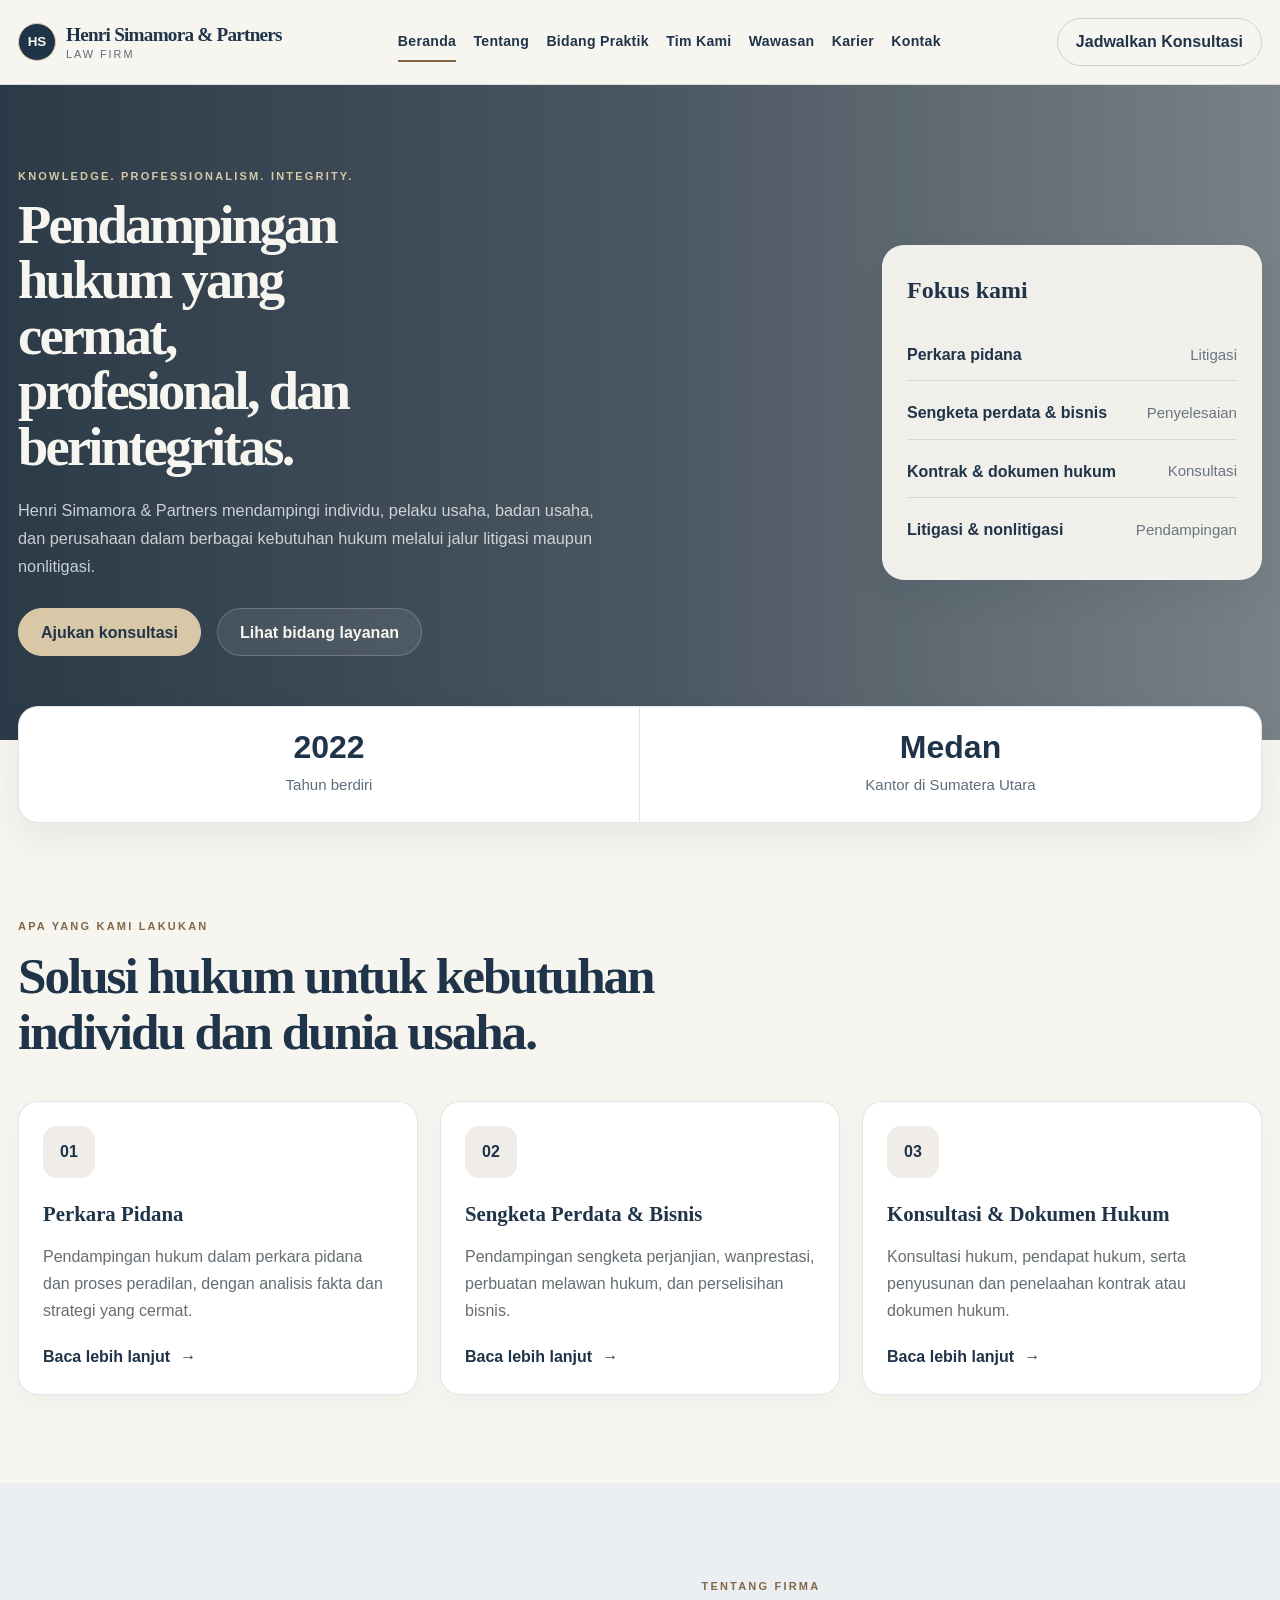
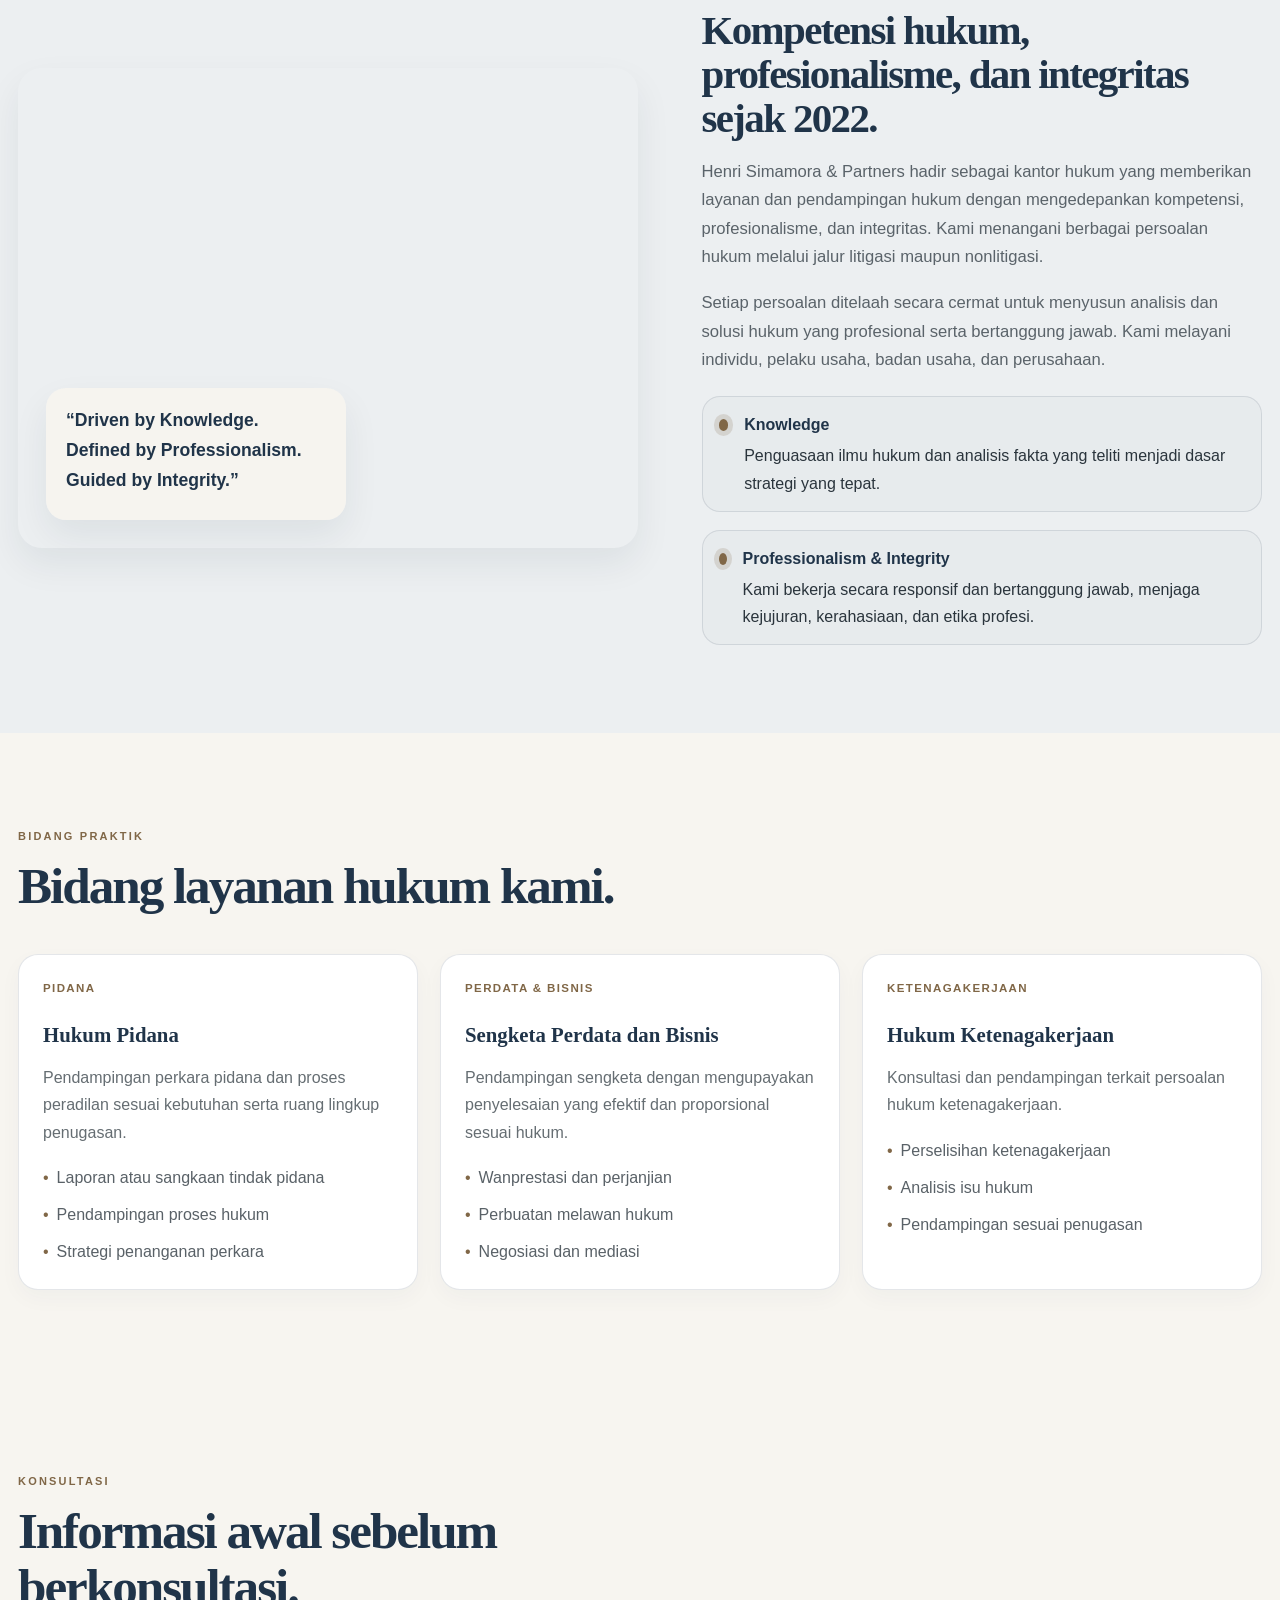
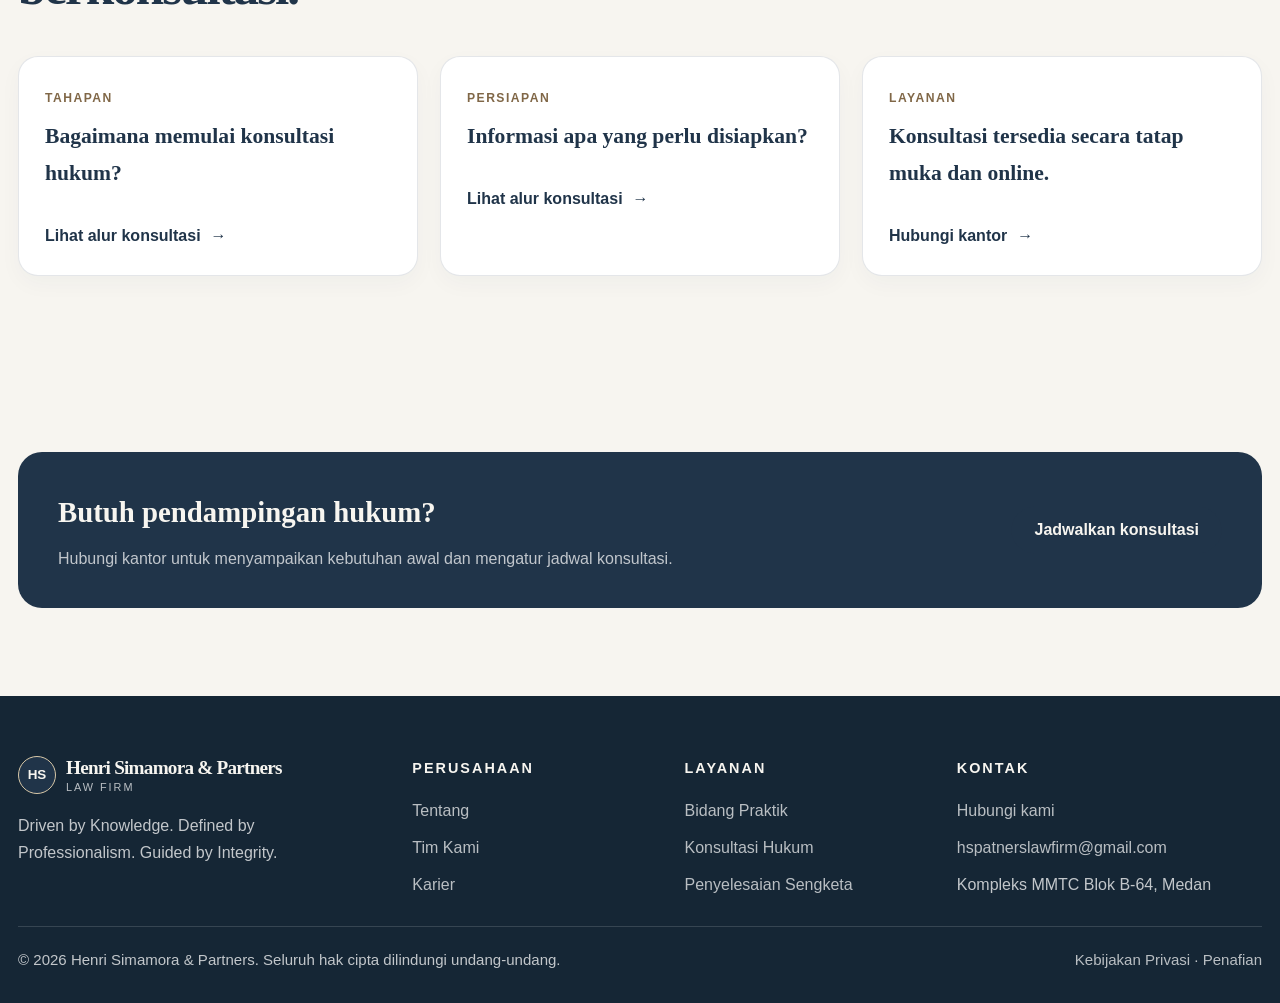
<file: index.html>
<!DOCTYPE html>
<html lang="id">
<head>
  <meta charset="UTF-8">
  <meta name="viewport" content="width=device-width, initial-scale=1.0">
  <title>Henri Simamora &amp; Partners | Law Firm Medan</title>
  <meta name="description" content="Henri Simamora &amp; Partners adalah kantor hukum di Medan yang memberikan pendampingan litigasi dan nonlitigasi dengan pengetahuan, profesionalisme, dan integritas.">
  <link rel="stylesheet" href="assets/css/style.css">
  <link rel="stylesheet" href="assets/css/components.css">
  <link rel="stylesheet" href="assets/css/responsive.css">
</head>
<body>
  <header class="site-header">
    <div class="container header-inner">
      <a href="index.html" class="brand" aria-label="Henri Simamora &amp; Partners home">
        <span class="brand-mark">HS</span>
        <span class="brand-text">
          <span class="brand-name">Henri Simamora &amp; Partners</span>
          <span class="brand-tag">Law Firm</span>
        </span>
      </a>

      <nav class="main-nav" aria-label="Navigasi utama">
        <a href="index.html">Beranda</a>
        <a href="pages/about.html">Tentang</a>
        <a href="pages/practice-areas.html">Bidang Praktik</a>
        <a href="pages/our-people.html">Tim Kami</a>
        <a href="pages/insights.html">Wawasan</a>
        <a href="pages/careers.html">Karier</a>
        <a href="pages/contact.html">Kontak</a>
      </nav>

      <div class="header-actions">
        <a class="btn btn-secondary" href="pages/contact.html">Jadwalkan Konsultasi</a>
        <button class="menu-toggle" type="button" aria-label="Buka navigasi" aria-expanded="false">☰</button>
      </div>
    </div>
  </header>

  <main>
    <section class="hero">
      <div class="container">
        <div class="hero-copy scroll-reveal">
          <span class="eyebrow">Knowledge. Professionalism. Integrity.</span>
          <h1>Pendampingan hukum yang cermat, profesional, dan berintegritas.</h1>
          <p>Henri Simamora &amp; Partners mendampingi individu, pelaku usaha, badan usaha, dan perusahaan dalam berbagai kebutuhan hukum melalui jalur litigasi maupun nonlitigasi.</p>
          <div class="hero-actions">
            <a class="btn btn-primary" href="pages/contact.html">Ajukan konsultasi</a>
            <a class="btn btn-secondary" href="pages/practice-areas.html">Lihat bidang layanan</a>
          </div>
        </div>

        <aside class="hero-panel scroll-reveal">
          <h3>Fokus kami</h3>
          <ul class="panel-list">
            <li><strong>Perkara pidana</strong><span>Litigasi</span></li>
            <li><strong>Sengketa perdata &amp; bisnis</strong><span>Penyelesaian</span></li>
            <li><strong>Kontrak &amp; dokumen hukum</strong><span>Konsultasi</span></li>
            <li><strong>Litigasi &amp; nonlitigasi</strong><span>Pendampingan</span></li>
          </ul>
        </aside>
      </div>
    </section>

    <section class="stats scroll-reveal">
      <div class="container">
        <div class="stats-grid">
          <div class="stat-item">
            <span class="stat-number">2022</span>
            <span class="stat-label">Tahun berdiri</span>
          </div>
          <div class="stat-item">
            <span class="stat-number">Medan</span>
            <span class="stat-label">Kantor di Sumatera Utara</span>
          </div>
        </div>
      </div>
    </section>

    <section class="section">
      <div class="container">
        <div class="section-header scroll-reveal">
          <span class="eyebrow">Apa yang kami lakukan</span>
          <h2>Solusi hukum untuk kebutuhan individu dan dunia usaha.</h2>
        </div>

        <div class="grid-3">
          <article class="card feature-card scroll-reveal">
            <div class="card-icon">01</div>
            <h3>Perkara Pidana</h3>
            <p>Pendampingan hukum dalam perkara pidana dan proses peradilan, dengan analisis fakta dan strategi yang cermat.</p>
            <a class="link-arrow" href="pages/practice-detail.html">Baca lebih lanjut</a>
          </article>

          <article class="card feature-card scroll-reveal">
            <div class="card-icon">02</div>
            <h3>Sengketa Perdata &amp; Bisnis</h3>
            <p>Pendampingan sengketa perjanjian, wanprestasi, perbuatan melawan hukum, dan perselisihan bisnis.</p>
            <a class="link-arrow" href="pages/practice-detail.html">Baca lebih lanjut</a>
          </article>

          <article class="card feature-card scroll-reveal">
            <div class="card-icon">03</div>
            <h3>Konsultasi &amp; Dokumen Hukum</h3>
            <p>Konsultasi hukum, pendapat hukum, serta penyusunan dan penelaahan kontrak atau dokumen hukum.</p>
            <a class="link-arrow" href="pages/practice-detail.html">Baca lebih lanjut</a>
          </article>
        </div>
      </div>
    </section>

    <section class="section" style="background: var(--mist);">
      <div class="container about-layout">
        <div class="about-image scroll-reveal">
          <div class="quote">
            <strong>“Driven by Knowledge. Defined by Professionalism. Guided by Integrity.”</strong>
          </div>
        </div>

        <div class="about-copy scroll-reveal">
          <span class="eyebrow">Tentang firma</span>
          <h2>Kompetensi hukum, profesionalisme, dan integritas sejak 2022.</h2>
          <p>Henri Simamora &amp; Partners hadir sebagai kantor hukum yang memberikan layanan dan pendampingan hukum dengan mengedepankan kompetensi, profesionalisme, dan integritas. Kami menangani berbagai persoalan hukum melalui jalur litigasi maupun nonlitigasi.</p>
          <p>Setiap persoalan ditelaah secara cermat untuk menyusun analisis dan solusi hukum yang profesional serta bertanggung jawab. Kami melayani individu, pelaku usaha, badan usaha, dan perusahaan.</p>

          <div class="impact-list">
            <div class="impact-item">
              <span class="bullet"></span>
              <div>
                <strong style="display:block; color: var(--navy); margin-bottom: 4px;">Knowledge</strong>
                <span>Penguasaan ilmu hukum dan analisis fakta yang teliti menjadi dasar strategi yang tepat.</span>
              </div>
            </div>
            <div class="impact-item">
              <span class="bullet"></span>
              <div>
                <strong style="display:block; color: var(--navy); margin-bottom: 4px;">Professionalism &amp; Integrity</strong>
                <span>Kami bekerja secara responsif dan bertanggung jawab, menjaga kejujuran, kerahasiaan, dan etika profesi.</span>
              </div>
            </div>
          </div>
        </div>
      </div>
    </section>

    <section class="section">
      <div class="container">
        <div class="section-header scroll-reveal">
          <span class="eyebrow">Bidang praktik</span>
          <h2>Bidang layanan hukum kami.</h2>
        </div>

        <div class="practice-grid">
          <article class="card practice-card scroll-reveal">
            <span class="category-tag">Pidana</span>
            <h3>Hukum Pidana</h3>
            <p>Pendampingan perkara pidana dan proses peradilan sesuai kebutuhan serta ruang lingkup penugasan.</p>
            <ul>
              <li>Laporan atau sangkaan tindak pidana</li>
              <li>Pendampingan proses hukum</li>
              <li>Strategi penanganan perkara</li>
            </ul>
          </article>

          <article class="card practice-card scroll-reveal">
            <span class="category-tag">Perdata &amp; Bisnis</span>
            <h3>Sengketa Perdata dan Bisnis</h3>
            <p>Pendampingan sengketa dengan mengupayakan penyelesaian yang efektif dan proporsional sesuai hukum.</p>
            <ul>
              <li>Wanprestasi dan perjanjian</li>
              <li>Perbuatan melawan hukum</li>
              <li>Negosiasi dan mediasi</li>
            </ul>
          </article>

          <article class="card practice-card scroll-reveal">
            <span class="category-tag">Ketenagakerjaan</span>
            <h3>Hukum Ketenagakerjaan</h3>
            <p>Konsultasi dan pendampingan terkait persoalan hukum ketenagakerjaan.</p>
            <ul>
              <li>Perselisihan ketenagakerjaan</li>
              <li>Analisis isu hukum</li>
              <li>Pendampingan sesuai penugasan</li>
            </ul>
          </article>
        </div>
      </div>
    </section>

    <section class="section">
      <div class="container">
        <div class="section-header scroll-reveal">
          <span class="eyebrow">Konsultasi</span>
          <h2>Informasi awal sebelum berkonsultasi.</h2>
        </div>

        <div class="insight-grid">
          <article class="card insight-card scroll-reveal">
            <div class="insight-content">
              <span class="insight-meta">Tahapan</span>
              <h3>Bagaimana memulai konsultasi hukum?</h3>
              <a class="link-arrow" href="pages/article-detail.html">Lihat alur konsultasi</a>
            </div>
          </article>

          <article class="card insight-card scroll-reveal">
            <div class="insight-content">
              <span class="insight-meta">Persiapan</span>
              <h3>Informasi apa yang perlu disiapkan?</h3>
              <a class="link-arrow" href="pages/article-detail.html">Lihat alur konsultasi</a>
            </div>
          </article>

          <article class="card insight-card scroll-reveal">
            <div class="insight-content">
              <span class="insight-meta">Layanan</span>
              <h3>Konsultasi tersedia secara tatap muka dan online.</h3>
              <a class="link-arrow" href="pages/contact.html">Hubungi kantor</a>
            </div>
          </article>
        </div>
      </div>
    </section>

    <section class="section">
      <div class="container">
        <div class="cta-band scroll-reveal">
          <div>
            <h3>Butuh pendampingan hukum?</h3>
            <p>Hubungi kantor untuk menyampaikan kebutuhan awal dan mengatur jadwal konsultasi.</p>
          </div>
          <a class="btn btn-primary" href="pages/contact.html">Jadwalkan konsultasi</a>
        </div>
      </div>
    </section>
  </main>

  <footer class="footer">
    <div class="container">
      <div class="footer-grid">
        <div class="footer-brand">
          <a href="index.html" class="brand" aria-label="Henri Simamora &amp; Partners home">
            <span class="brand-mark">HS</span>
            <span class="brand-text">
              <span class="brand-name" style="color: var(--white);">Henri Simamora &amp; Partners</span>
              <span class="brand-tag" style="color: rgba(255,255,255,0.7);">Law Firm</span>
            </span>
          </a>
          <p style="margin: 18px 0 0; max-width: 260px; color: rgba(255,255,255,0.74);">Driven by Knowledge. Defined by Professionalism. Guided by Integrity.</p>
        </div>

        <div>
          <h4>Perusahaan</h4>
          <ul>
            <li><a href="pages/about.html">Tentang</a></li>
            <li><a href="pages/our-people.html">Tim Kami</a></li>
            <li><a href="pages/careers.html">Karier</a></li>
          </ul>
        </div>

        <div>
          <h4>Layanan</h4>
          <ul>
            <li><a href="pages/practice-areas.html">Bidang Praktik</a></li>
            <li><a href="pages/practice-detail.html">Konsultasi Hukum</a></li>
            <li><a href="pages/practice-detail.html">Penyelesaian Sengketa</a></li>
          </ul>
        </div>

        <div>
          <h4>Kontak</h4>
          <ul>
            <li><a href="pages/contact.html">Hubungi kami</a></li>
            <li><a href="mailto:hspatnerslawfirm@gmail.com">hspatnerslawfirm@gmail.com</a></li>
            <li><span>Kompleks MMTC Blok B-64, Medan</span></li>
          </ul>
        </div>
      </div>

      <div class="footer-bottom">
        <span>© <span data-current-year></span> Henri Simamora &amp; Partners. Seluruh hak cipta dilindungi undang-undang.</span>
        <div>
          <a href="pages/privacy-policy.html">Kebijakan Privasi</a>
          <span> · </span>
          <a href="pages/disclaimer.html">Penafian</a>
        </div>
      </div>
    </div>
  </footer>

  <script src="assets/js/main.js"></script>
  <script src="assets/js/navigation.js"></script>
  <script src="assets/js/interactions.js"></script>
  <script src="assets/js/forms.js"></script>
</body>
</html>
</file>
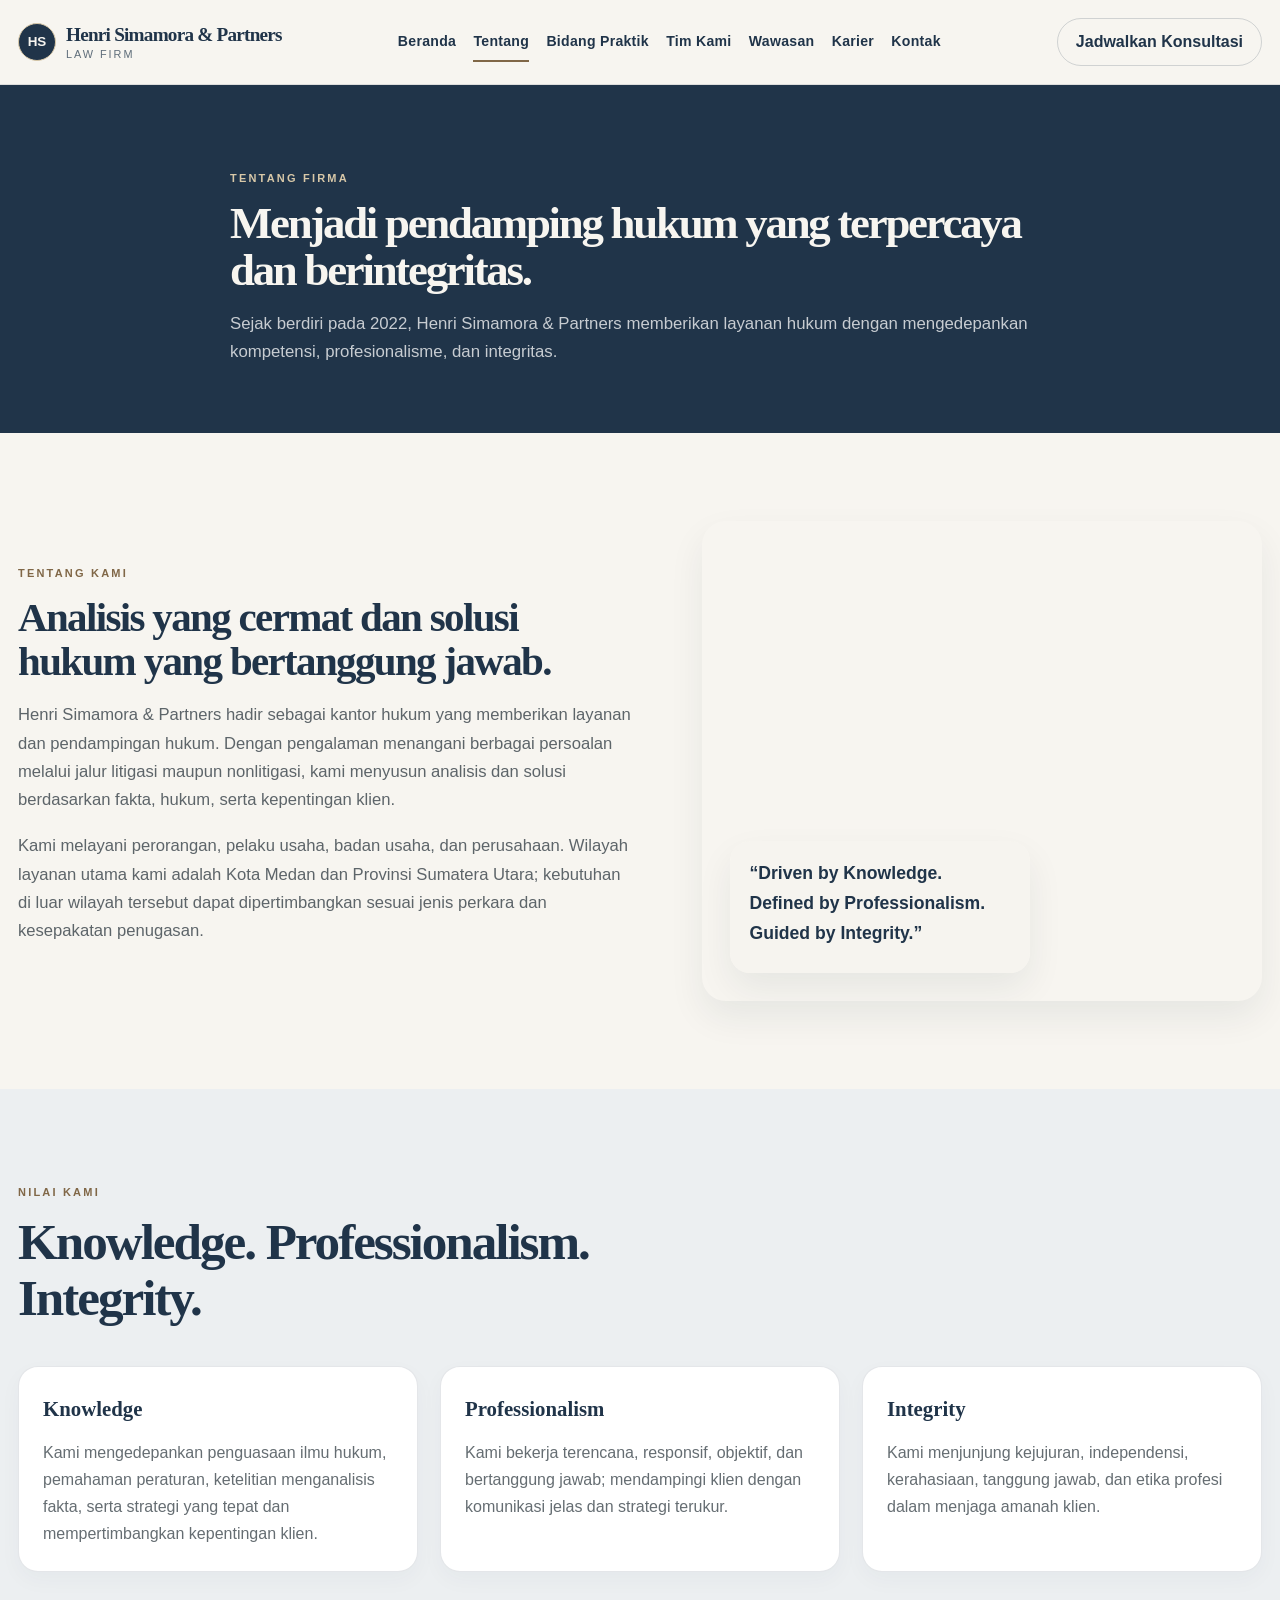
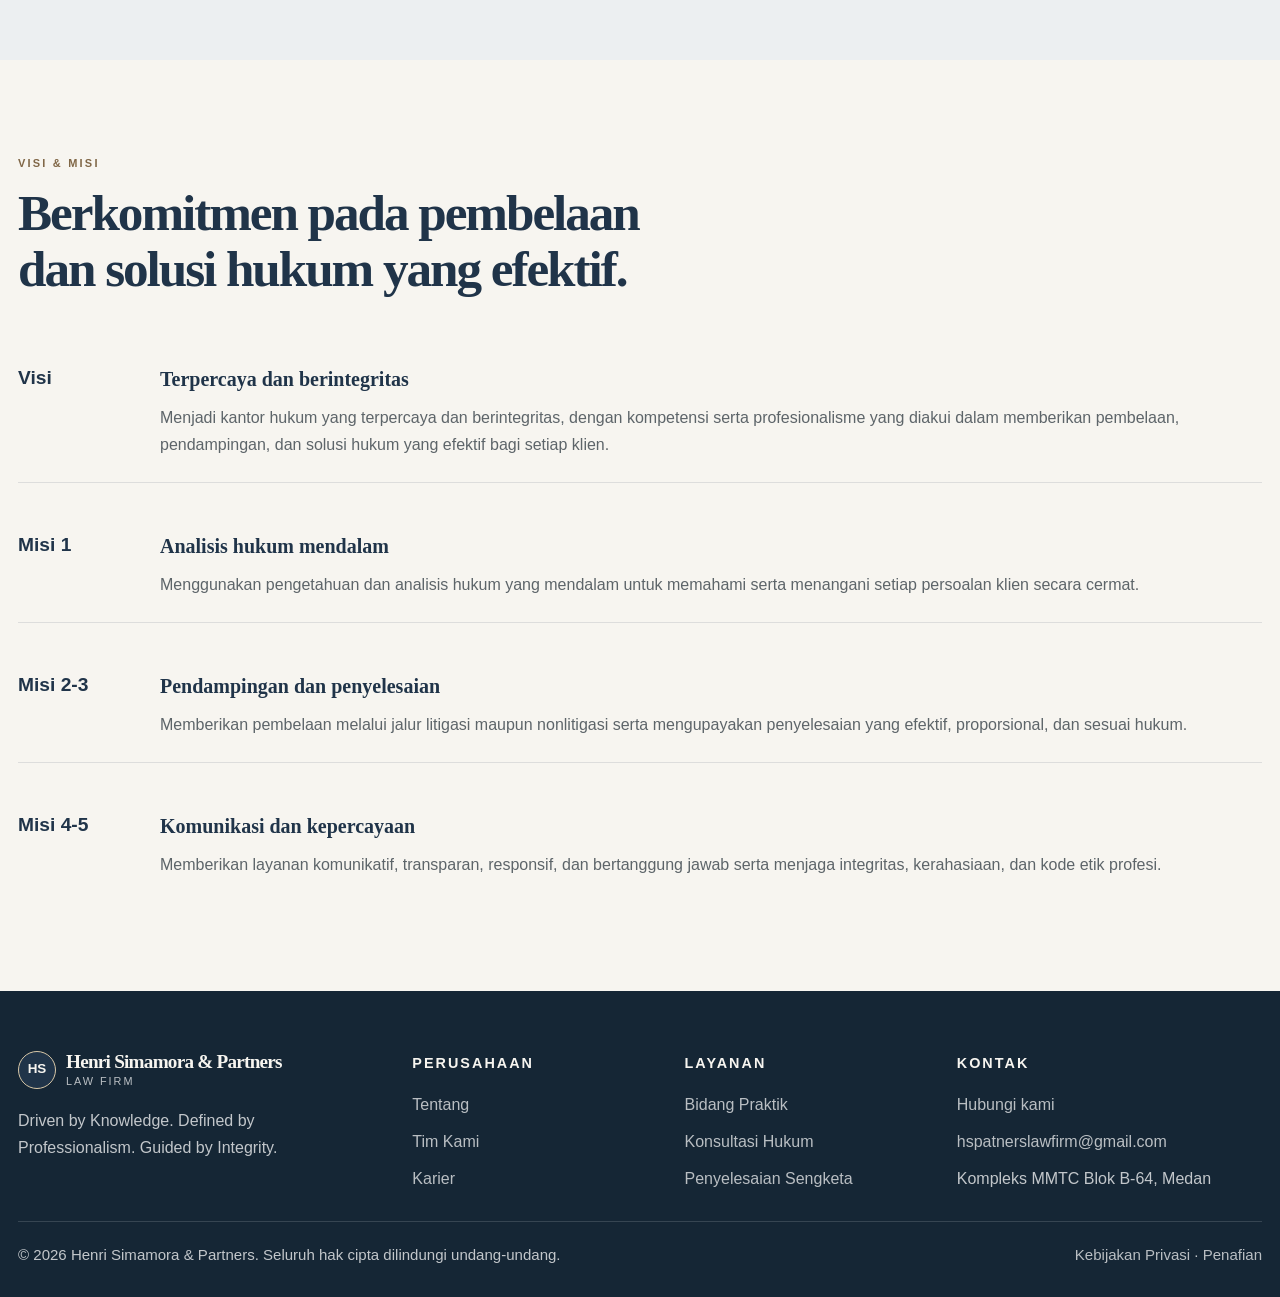
<file: pages/about.html>
<!DOCTYPE html>
<html lang="id">
<head>
  <meta charset="UTF-8">
  <meta name="viewport" content="width=device-width, initial-scale=1.0">
  <title>Tentang | Henri Simamora &amp; Partners</title>
  <link rel="stylesheet" href="../assets/css/style.css">
  <link rel="stylesheet" href="../assets/css/components.css">
  <link rel="stylesheet" href="../assets/css/responsive.css">
</head>
<body>
  <header class="site-header">
    <div class="container header-inner">
      <a href="../index.html" class="brand" aria-label="Henri Simamora &amp; Partners home">
        <span class="brand-mark">HS</span>
        <span class="brand-text">
          <span class="brand-name">Henri Simamora &amp; Partners</span>
          <span class="brand-tag">Law Firm</span>
        </span>
      </a>

      <nav class="main-nav" aria-label="Navigasi utama">
        <a href="../index.html">Beranda</a>
        <a href="about.html" class="active">Tentang</a>
        <a href="practice-areas.html">Bidang Praktik</a>
        <a href="our-people.html">Tim Kami</a>
        <a href="insights.html">Wawasan</a>
        <a href="careers.html">Karier</a>
        <a href="contact.html">Kontak</a>
      </nav>

      <div class="header-actions">
        <a class="btn btn-secondary" href="contact.html">Jadwalkan Konsultasi</a>
        <button class="menu-toggle" type="button" aria-label="Buka navigasi" aria-expanded="false">☰</button>
      </div>
    </div>
  </header>

  <main>
    <section class="page-hero">
      <div class="container">
        <span class="eyebrow" style="color: var(--gold-soft);">Tentang firma</span>
        <h1>Menjadi pendamping hukum yang terpercaya dan berintegritas.</h1>
        <p>Sejak berdiri pada 2022, Henri Simamora &amp; Partners memberikan layanan hukum dengan mengedepankan kompetensi, profesionalisme, dan integritas.</p>
      </div>
    </section>

    <section class="section">
      <div class="container about-layout">
        <div class="about-copy scroll-reveal">
          <span class="eyebrow">Tentang kami</span>
          <h2>Analisis yang cermat dan solusi hukum yang bertanggung jawab.</h2>
          <p>Henri Simamora &amp; Partners hadir sebagai kantor hukum yang memberikan layanan dan pendampingan hukum. Dengan pengalaman menangani berbagai persoalan melalui jalur litigasi maupun nonlitigasi, kami menyusun analisis dan solusi berdasarkan fakta, hukum, serta kepentingan klien.</p>
          <p>Kami melayani perorangan, pelaku usaha, badan usaha, dan perusahaan. Wilayah layanan utama kami adalah Kota Medan dan Provinsi Sumatera Utara; kebutuhan di luar wilayah tersebut dapat dipertimbangkan sesuai jenis perkara dan kesepakatan penugasan.</p>
        </div>

        <div class="about-image scroll-reveal" style="background-image: url('https://images.unsplash.com/photo-1551836022-d5d88e9218df?auto=format&fit=crop&w=900&q=80');">
          <div class="quote">
            <strong>“Driven by Knowledge. Defined by Professionalism. Guided by Integrity.”</strong>
          </div>
        </div>
      </div>
    </section>

    <section class="section" style="background: var(--mist);">
      <div class="container">
        <div class="section-header scroll-reveal">
          <span class="eyebrow">Nilai kami</span>
          <h2>Knowledge. Professionalism. Integrity.</h2>
        </div>

        <div class="grid-3">
          <article class="card value-card scroll-reveal">
            <h3>Knowledge</h3>
            <p>Kami mengedepankan penguasaan ilmu hukum, pemahaman peraturan, ketelitian menganalisis fakta, serta strategi yang tepat dan mempertimbangkan kepentingan klien.</p>
          </article>
          <article class="card value-card scroll-reveal">
            <h3>Professionalism</h3>
            <p>Kami bekerja terencana, responsif, objektif, dan bertanggung jawab; mendampingi klien dengan komunikasi jelas dan strategi terukur.</p>
          </article>
          <article class="card value-card scroll-reveal">
            <h3>Integrity</h3>
            <p>Kami menjunjung kejujuran, independensi, kerahasiaan, tanggung jawab, dan etika profesi dalam menjaga amanah klien.</p>
          </article>
        </div>
      </div>
    </section>

    <section class="section">
      <div class="container">
        <div class="section-header scroll-reveal">
          <span class="eyebrow">Visi &amp; misi</span>
          <h2>Berkomitmen pada pembelaan dan solusi hukum yang efektif.</h2>
        </div>

        <div class="timeline scroll-reveal">
          <div class="timeline-item">
            <div class="timeline-year">Visi</div>
            <div class="timeline-copy">
              <h3>Terpercaya dan berintegritas</h3>
              <p>Menjadi kantor hukum yang terpercaya dan berintegritas, dengan kompetensi serta profesionalisme yang diakui dalam memberikan pembelaan, pendampingan, dan solusi hukum yang efektif bagi setiap klien.</p>
            </div>
          </div>
          <div class="timeline-item">
            <div class="timeline-year">Misi 1</div>
            <div class="timeline-copy">
              <h3>Analisis hukum mendalam</h3>
              <p>Menggunakan pengetahuan dan analisis hukum yang mendalam untuk memahami serta menangani setiap persoalan klien secara cermat.</p>
            </div>
          </div>
          <div class="timeline-item">
            <div class="timeline-year">Misi 2-3</div>
            <div class="timeline-copy">
              <h3>Pendampingan dan penyelesaian</h3>
              <p>Memberikan pembelaan melalui jalur litigasi maupun nonlitigasi serta mengupayakan penyelesaian yang efektif, proporsional, dan sesuai hukum.</p>
            </div>
          </div>
          <div class="timeline-item">
            <div class="timeline-year">Misi 4-5</div>
            <div class="timeline-copy">
              <h3>Komunikasi dan kepercayaan</h3>
              <p>Memberikan layanan komunikatif, transparan, responsif, dan bertanggung jawab serta menjaga integritas, kerahasiaan, dan kode etik profesi.</p>
            </div>
          </div>
        </div>
      </div>
    </section>
  </main>

  <footer class="footer">
    <div class="container">
      <div class="footer-grid">
        <div class="footer-brand">
          <a href="../index.html" class="brand" aria-label="Henri Simamora &amp; Partners home">
            <span class="brand-mark">HS</span>
            <span class="brand-text">
              <span class="brand-name" style="color: var(--white);">Henri Simamora &amp; Partners</span>
              <span class="brand-tag" style="color: rgba(255,255,255,0.7);">Law Firm</span>
            </span>
          </a>
          <p style="margin: 18px 0 0; max-width: 260px; color: rgba(255,255,255,0.74);">Driven by Knowledge. Defined by Professionalism. Guided by Integrity.</p>
        </div>

        <div>
          <h4>Perusahaan</h4>
          <ul>
            <li><a href="about.html">Tentang</a></li>
            <li><a href="our-people.html">Tim Kami</a></li>
            <li><a href="careers.html">Karier</a></li>
          </ul>
        </div>

        <div>
          <h4>Layanan</h4>
          <ul>
            <li><a href="practice-areas.html">Bidang Praktik</a></li>
            <li><a href="practice-detail.html">Konsultasi Hukum</a></li>
            <li><a href="practice-detail.html">Penyelesaian Sengketa</a></li>
          </ul>
        </div>

        <div>
          <h4>Kontak</h4>
          <ul>
            <li><a href="contact.html">Hubungi kami</a></li>
            <li><a href="mailto:hspatnerslawfirm@gmail.com">hspatnerslawfirm@gmail.com</a></li>
            <li><span>Kompleks MMTC Blok B-64, Medan</span></li>
          </ul>
        </div>
      </div>

      <div class="footer-bottom">
        <span>© <span data-current-year></span> Henri Simamora &amp; Partners. Seluruh hak cipta dilindungi undang-undang.</span>
        <div>
          <a href="privacy-policy.html">Kebijakan Privasi</a>
          <span> · </span>
          <a href="disclaimer.html">Penafian</a>
        </div>
      </div>
    </div>
  </footer>

  <script src="../assets/js/main.js"></script>
  <script src="../assets/js/navigation.js"></script>
  <script src="../assets/js/interactions.js"></script>
  <script src="../assets/js/forms.js"></script>
</body>
</html>
</file>
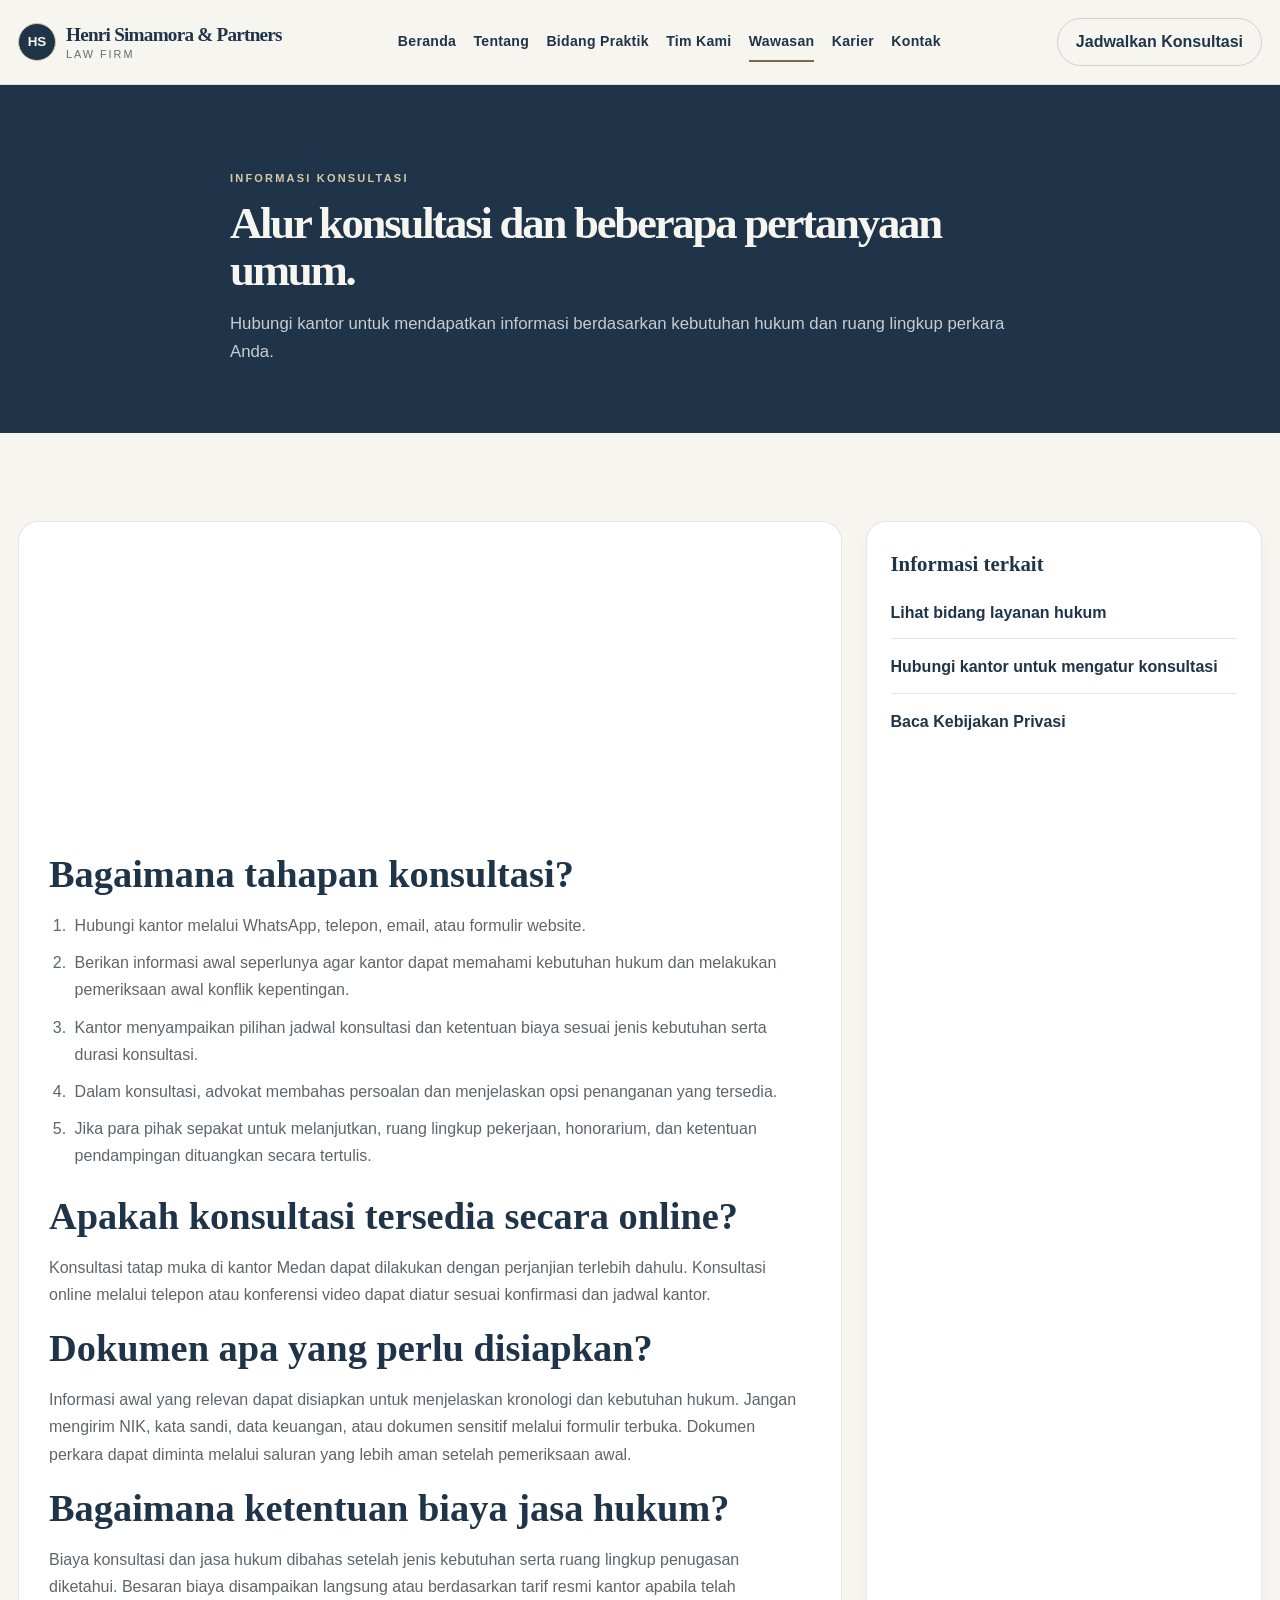
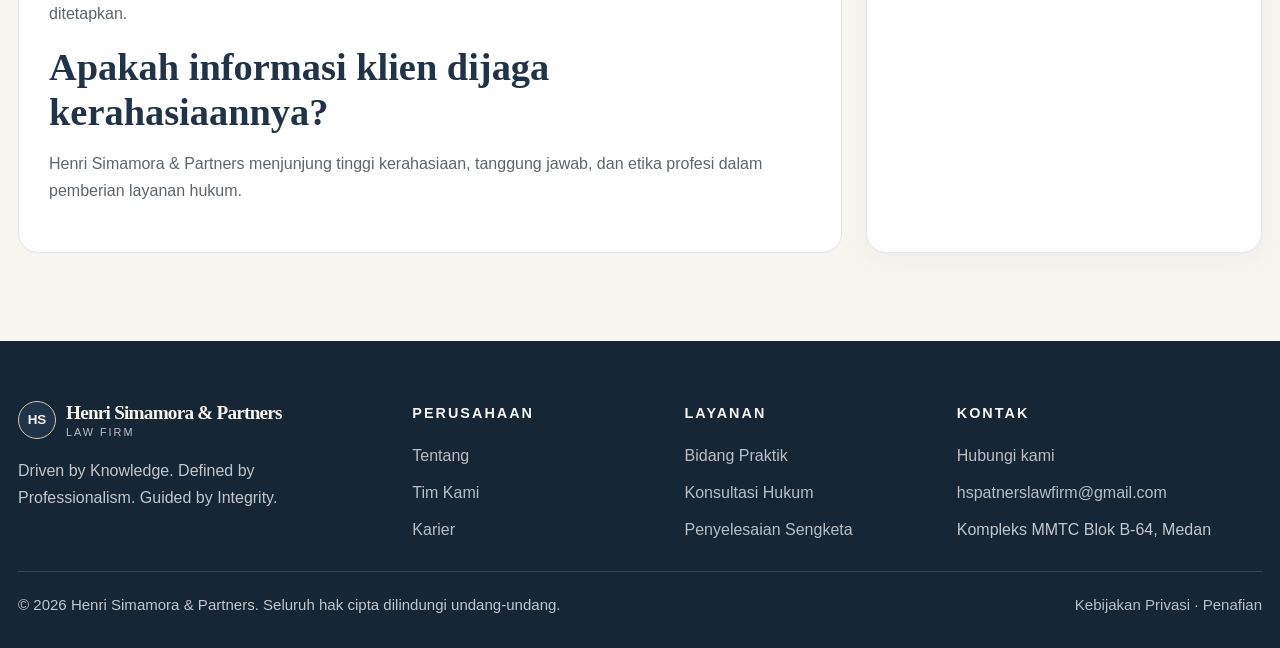
<file: pages/article-detail.html>
<!DOCTYPE html>
<html lang="id">
<head>
  <meta charset="UTF-8">
  <meta name="viewport" content="width=device-width, initial-scale=1.0">
  <title>Alur Konsultasi Hukum | Henri Simamora &amp; Partners</title>
  <link rel="stylesheet" href="../assets/css/style.css">
  <link rel="stylesheet" href="../assets/css/components.css">
  <link rel="stylesheet" href="../assets/css/responsive.css">
</head>
<body>
  <header class="site-header">
    <div class="container header-inner">
      <a href="../index.html" class="brand" aria-label="Henri Simamora &amp; Partners home">
        <span class="brand-mark">HS</span>
        <span class="brand-text">
          <span class="brand-name">Henri Simamora &amp; Partners</span>
          <span class="brand-tag">Law Firm</span>
        </span>
      </a>

      <nav class="main-nav" aria-label="Navigasi utama">
        <a href="../index.html">Beranda</a>
        <a href="about.html">Tentang</a>
        <a href="practice-areas.html">Bidang Praktik</a>
        <a href="our-people.html">Tim Kami</a>
        <a href="insights.html" class="active">Wawasan</a>
        <a href="careers.html">Karier</a>
        <a href="contact.html">Kontak</a>
      </nav>

      <div class="header-actions">
        <a class="btn btn-secondary" href="contact.html">Jadwalkan Konsultasi</a>
        <button class="menu-toggle" type="button" aria-label="Buka navigasi" aria-expanded="false">☰</button>
      </div>
    </div>
  </header>

  <main>
    <section class="page-hero">
      <div class="container">
        <span class="eyebrow" style="color: var(--gold-soft);">Informasi konsultasi</span>
        <h1>Alur konsultasi dan beberapa pertanyaan umum.</h1>
        <p>Hubungi kantor untuk mendapatkan informasi berdasarkan kebutuhan hukum dan ruang lingkup perkara Anda.</p>
      </div>
    </section>

    <section class="section">
      <div class="container article-layout">
        <article class="article-main scroll-reveal">
          <div class="article-hero" style="background-image: url('https://images.unsplash.com/photo-1552664730-d307ca884978?auto=format&fit=crop&w=1200&q=80');"></div>
          <div class="article-body">
            <h2>Bagaimana tahapan konsultasi?</h2>
            <ol>
              <li>Hubungi kantor melalui WhatsApp, telepon, email, atau formulir website.</li>
              <li>Berikan informasi awal seperlunya agar kantor dapat memahami kebutuhan hukum dan melakukan pemeriksaan awal konflik kepentingan.</li>
              <li>Kantor menyampaikan pilihan jadwal konsultasi dan ketentuan biaya sesuai jenis kebutuhan serta durasi konsultasi.</li>
              <li>Dalam konsultasi, advokat membahas persoalan dan menjelaskan opsi penanganan yang tersedia.</li>
              <li>Jika para pihak sepakat untuk melanjutkan, ruang lingkup pekerjaan, honorarium, dan ketentuan pendampingan dituangkan secara tertulis.</li>
            </ol>
            <h2>Apakah konsultasi tersedia secara online?</h2>
            <p>Konsultasi tatap muka di kantor Medan dapat dilakukan dengan perjanjian terlebih dahulu. Konsultasi online melalui telepon atau konferensi video dapat diatur sesuai konfirmasi dan jadwal kantor.</p>
            <h2>Dokumen apa yang perlu disiapkan?</h2>
            <p>Informasi awal yang relevan dapat disiapkan untuk menjelaskan kronologi dan kebutuhan hukum. Jangan mengirim NIK, kata sandi, data keuangan, atau dokumen sensitif melalui formulir terbuka. Dokumen perkara dapat diminta melalui saluran yang lebih aman setelah pemeriksaan awal.</p>
            <h2>Bagaimana ketentuan biaya jasa hukum?</h2>
            <p>Biaya konsultasi dan jasa hukum dibahas setelah jenis kebutuhan serta ruang lingkup penugasan diketahui. Besaran biaya disampaikan langsung atau berdasarkan tarif resmi kantor apabila telah ditetapkan.</p>
            <h2>Apakah informasi klien dijaga kerahasiaannya?</h2>
            <p>Henri Simamora &amp; Partners menjunjung tinggi kerahasiaan, tanggung jawab, dan etika profesi dalam pemberian layanan hukum.</p>
          </div>
        </article>

        <aside class="sidebar-card scroll-reveal">
          <h3>Informasi terkait</h3>
          <ul class="related-list">
            <li><a href="practice-areas.html">Lihat bidang layanan hukum</a></li>
            <li><a href="contact.html">Hubungi kantor untuk mengatur konsultasi</a></li>
            <li><a href="privacy-policy.html">Baca Kebijakan Privasi</a></li>
          </ul>
        </aside>
      </div>
    </section>
  </main>

  <footer class="footer">
    <div class="container">
      <div class="footer-grid">
        <div class="footer-brand">
          <a href="../index.html" class="brand" aria-label="Henri Simamora &amp; Partners home">
            <span class="brand-mark">HS</span>
            <span class="brand-text">
              <span class="brand-name" style="color: var(--white);">Henri Simamora &amp; Partners</span>
              <span class="brand-tag" style="color: rgba(255,255,255,0.7);">Law Firm</span>
            </span>
          </a>
          <p style="margin: 18px 0 0; max-width: 260px; color: rgba(255,255,255,0.74);">Driven by Knowledge. Defined by Professionalism. Guided by Integrity.</p>
        </div>

        <div>
          <h4>Perusahaan</h4>
          <ul>
            <li><a href="about.html">Tentang</a></li>
            <li><a href="our-people.html">Tim Kami</a></li>
            <li><a href="careers.html">Karier</a></li>
          </ul>
        </div>

        <div>
          <h4>Layanan</h4>
          <ul>
            <li><a href="practice-areas.html">Bidang Praktik</a></li>
            <li><a href="practice-detail.html">Konsultasi Hukum</a></li>
            <li><a href="practice-detail.html">Penyelesaian Sengketa</a></li>
          </ul>
        </div>

        <div>
          <h4>Kontak</h4>
          <ul>
            <li><a href="contact.html">Hubungi kami</a></li>
            <li><a href="mailto:hspatnerslawfirm@gmail.com">hspatnerslawfirm@gmail.com</a></li>
            <li><span>Kompleks MMTC Blok B-64, Medan</span></li>
          </ul>
        </div>
      </div>

      <div class="footer-bottom">
        <span>© <span data-current-year></span> Henri Simamora &amp; Partners. Seluruh hak cipta dilindungi undang-undang.</span>
        <div>
          <a href="privacy-policy.html">Kebijakan Privasi</a>
          <span> · </span>
          <a href="disclaimer.html">Penafian</a>
        </div>
      </div>
    </div>
  </footer>

  <script src="../assets/js/main.js"></script>
  <script src="../assets/js/navigation.js"></script>
  <script src="../assets/js/interactions.js"></script>
  <script src="../assets/js/forms.js"></script>
</body>
</html>
</file>
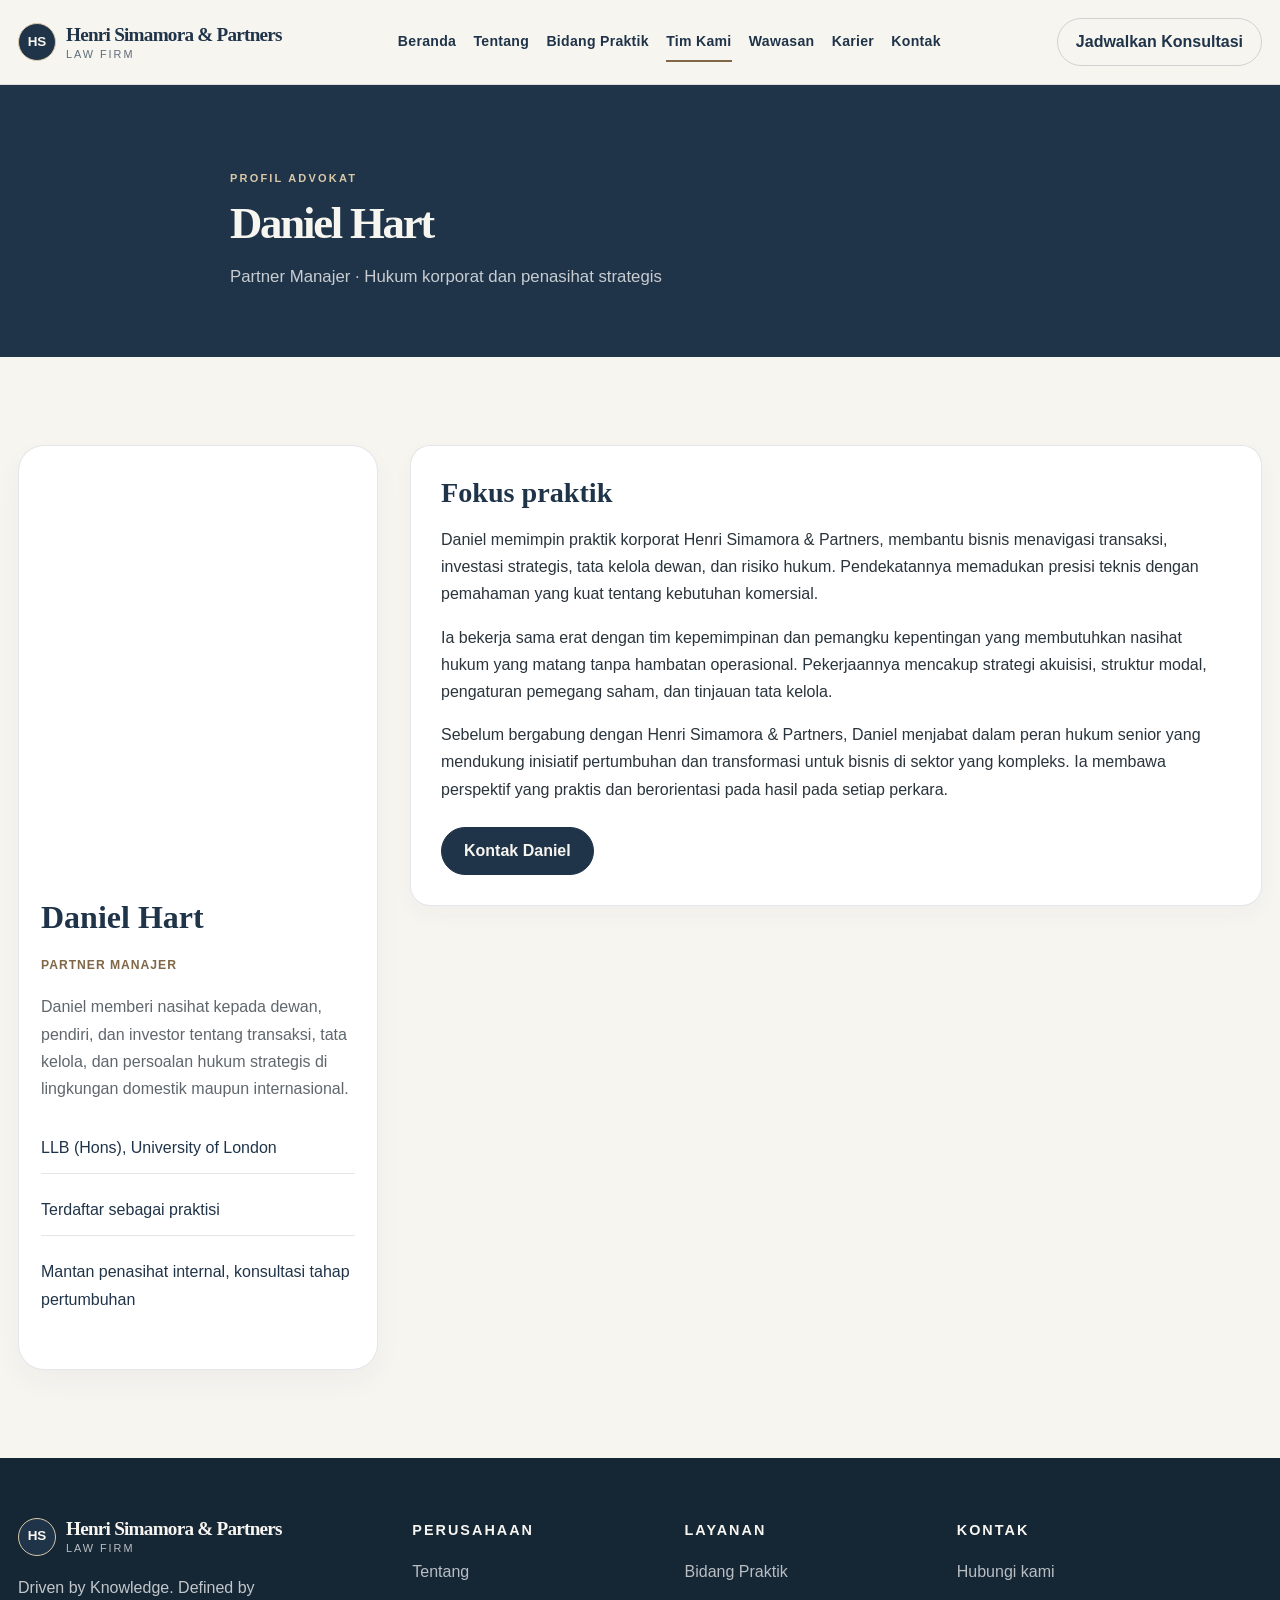
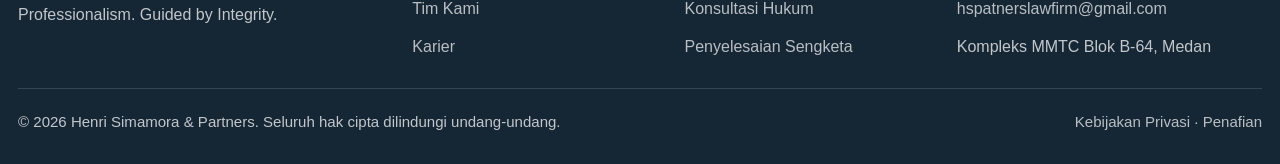
<file: pages/attorney-profile.html>
<!DOCTYPE html>
<html lang="id">
<head>
  <meta charset="UTF-8">
  <meta name="viewport" content="width=device-width, initial-scale=1.0">
  <title>Profil Advokat | Henri Simamora &amp; Partners</title>
  <link rel="stylesheet" href="../assets/css/style.css">
  <link rel="stylesheet" href="../assets/css/components.css">
  <link rel="stylesheet" href="../assets/css/responsive.css">
</head>
<body>
  <header class="site-header">
    <div class="container header-inner">
      <a href="../index.html" class="brand" aria-label="Henri Simamora &amp; Partners home">
        <span class="brand-mark">HS</span>
        <span class="brand-text">
          <span class="brand-name">Henri Simamora &amp; Partners</span>
          <span class="brand-tag">Law Firm</span>
        </span>
      </a>

      <nav class="main-nav" aria-label="Navigasi utama">
        <a href="../index.html">Beranda</a>
        <a href="about.html">Tentang</a>
        <a href="practice-areas.html">Bidang Praktik</a>
        <a href="our-people.html" class="active">Tim Kami</a>
        <a href="insights.html">Wawasan</a>
        <a href="careers.html">Karier</a>
        <a href="contact.html">Kontak</a>
      </nav>

      <div class="header-actions">
        <a class="btn btn-secondary" href="contact.html">Jadwalkan Konsultasi</a>
        <button class="menu-toggle" type="button" aria-label="Buka navigasi" aria-expanded="false">☰</button>
      </div>
    </div>
  </header>

  <main>
    <section class="page-hero">
      <div class="container">
        <span class="eyebrow" style="color: var(--gold-soft);">Profil advokat</span>
        <h1>Daniel Hart</h1>
        <p>Partner Manajer · Hukum korporat dan penasihat strategis</p>
      </div>
    </section>

    <section class="section">
      <div class="container profile-layout">
        <div class="profile-card scroll-reveal">
          <div class="profile-photo" style="background-image: url('https://images.unsplash.com/photo-1500648767791-00dcc994a43e?auto=format&fit=crop&w=900&q=80');"></div>
          <div class="profile-body">
            <h3>Daniel Hart</h3>
            <div class="role">Partner Manajer</div>
            <p>Daniel memberi nasihat kepada dewan, pendiri, dan investor tentang transaksi, tata kelola, dan persoalan hukum strategis di lingkungan domestik maupun internasional.</p>
            <ul class="credentials">
              <li>LLB (Hons), University of London</li>
              <li>Terdaftar sebagai praktisi</li>
              <li>Mantan penasihat internal, konsultasi tahap pertumbuhan</li>
            </ul>
          </div>
        </div>

        <div class="content-panel scroll-reveal">
          <h2>Fokus praktik</h2>
          <p>Daniel memimpin praktik korporat Henri Simamora &amp; Partners, membantu bisnis menavigasi transaksi, investasi strategis, tata kelola dewan, dan risiko hukum. Pendekatannya memadukan presisi teknis dengan pemahaman yang kuat tentang kebutuhan komersial.</p>
          <p>Ia bekerja sama erat dengan tim kepemimpinan dan pemangku kepentingan yang membutuhkan nasihat hukum yang matang tanpa hambatan operasional. Pekerjaannya mencakup strategi akuisisi, struktur modal, pengaturan pemegang saham, dan tinjauan tata kelola.</p>
          <p>Sebelum bergabung dengan Henri Simamora &amp; Partners, Daniel menjabat dalam peran hukum senior yang mendukung inisiatif pertumbuhan dan transformasi untuk bisnis di sektor yang kompleks. Ia membawa perspektif yang praktis dan berorientasi pada hasil pada setiap perkara.</p>
          <div style="margin-top: 24px;">
            <a class="btn btn-primary" href="contact.html">Kontak Daniel</a>
          </div>
        </div>
      </div>
    </section>
  </main>

  <footer class="footer">
    <div class="container">
      <div class="footer-grid">
        <div class="footer-brand">
          <a href="../index.html" class="brand" aria-label="Henri Simamora &amp; Partners home">
            <span class="brand-mark">HS</span>
            <span class="brand-text">
              <span class="brand-name" style="color: var(--white);">Henri Simamora &amp; Partners</span>
              <span class="brand-tag" style="color: rgba(255,255,255,0.7);">Law Firm</span>
            </span>
          </a>
          <p style="margin: 18px 0 0; max-width: 260px; color: rgba(255,255,255,0.74);">Driven by Knowledge. Defined by Professionalism. Guided by Integrity.</p>
        </div>

        <div>
          <h4>Perusahaan</h4>
          <ul>
            <li><a href="about.html">Tentang</a></li>
            <li><a href="our-people.html">Tim Kami</a></li>
            <li><a href="careers.html">Karier</a></li>
          </ul>
        </div>

        <div>
          <h4>Layanan</h4>
          <ul>
            <li><a href="practice-areas.html">Bidang Praktik</a></li>
            <li><a href="practice-detail.html">Konsultasi Hukum</a></li>
            <li><a href="practice-detail.html">Penyelesaian Sengketa</a></li>
          </ul>
        </div>

        <div>
          <h4>Kontak</h4>
          <ul>
            <li><a href="contact.html">Hubungi kami</a></li>
            <li><a href="mailto:hspatnerslawfirm@gmail.com">hspatnerslawfirm@gmail.com</a></li>
            <li><span>Kompleks MMTC Blok B-64, Medan</span></li>
          </ul>
        </div>
      </div>

      <div class="footer-bottom">
        <span>© <span data-current-year></span> Henri Simamora &amp; Partners. Seluruh hak cipta dilindungi undang-undang.</span>
        <div>
          <a href="privacy-policy.html">Kebijakan Privasi</a>
          <span> · </span>
          <a href="disclaimer.html">Penafian</a>
        </div>
      </div>
    </div>
  </footer>

  <script src="../assets/js/main.js"></script>
  <script src="../assets/js/navigation.js"></script>
  <script src="../assets/js/interactions.js"></script>
  <script src="../assets/js/forms.js"></script>
</body>
</html>
</file>
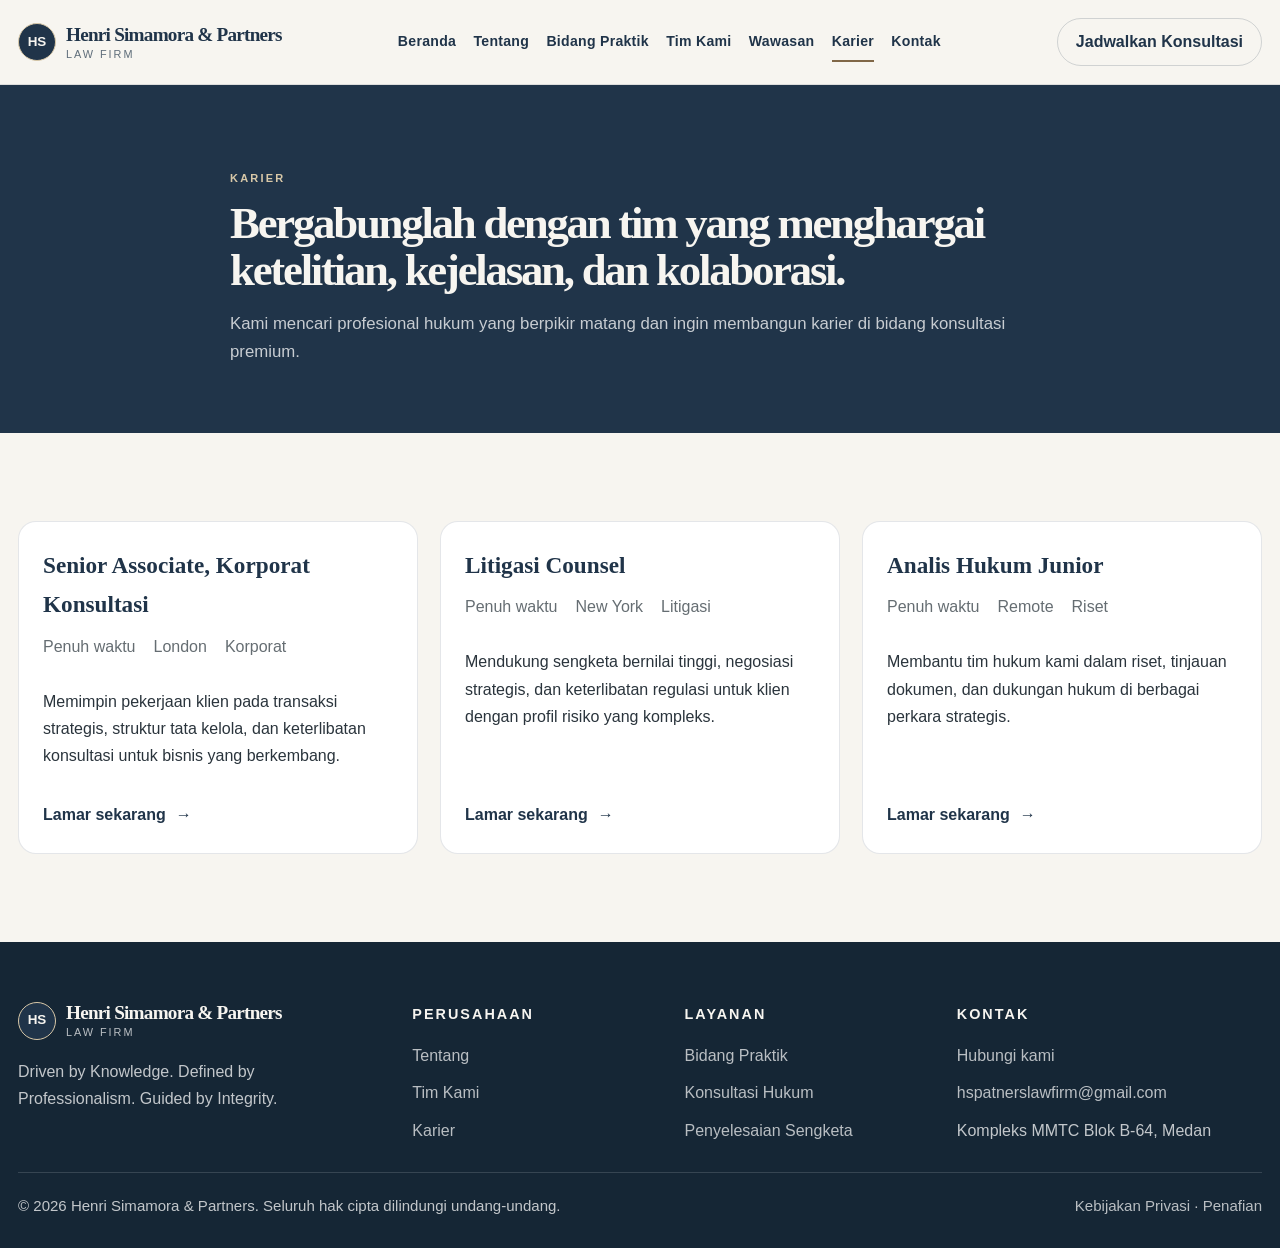
<file: pages/careers.html>
<!DOCTYPE html>
<html lang="id">
<head>
  <meta charset="UTF-8">
  <meta name="viewport" content="width=device-width, initial-scale=1.0">
  <title>Karier | Henri Simamora &amp; Partners</title>
  <link rel="stylesheet" href="../assets/css/style.css">
  <link rel="stylesheet" href="../assets/css/components.css">
  <link rel="stylesheet" href="../assets/css/responsive.css">
</head>
<body>
  <header class="site-header">
    <div class="container header-inner">
      <a href="../index.html" class="brand" aria-label="Henri Simamora &amp; Partners home">
        <span class="brand-mark">HS</span>
        <span class="brand-text">
          <span class="brand-name">Henri Simamora &amp; Partners</span>
          <span class="brand-tag">Law Firm</span>
        </span>
      </a>

      <nav class="main-nav" aria-label="Navigasi utama">
        <a href="../index.html">Beranda</a>
        <a href="about.html">Tentang</a>
        <a href="practice-areas.html">Bidang Praktik</a>
        <a href="our-people.html">Tim Kami</a>
        <a href="insights.html">Wawasan</a>
        <a href="careers.html" class="active">Karier</a>
        <a href="contact.html">Kontak</a>
      </nav>

      <div class="header-actions">
        <a class="btn btn-secondary" href="contact.html">Jadwalkan Konsultasi</a>
        <button class="menu-toggle" type="button" aria-label="Buka navigasi" aria-expanded="false">☰</button>
      </div>
    </div>
  </header>

  <main>
    <section class="page-hero">
      <div class="container">
        <span class="eyebrow" style="color: var(--gold-soft);">Karier</span>
        <h1>Bergabunglah dengan tim yang menghargai ketelitian, kejelasan, dan kolaborasi.</h1>
        <p>Kami mencari profesional hukum yang berpikir matang dan ingin membangun karier di bidang konsultasi premium.</p>
      </div>
    </section>

    <section class="section">
      <div class="container careers-list">
        <article class="job-card scroll-reveal">
          <h3>Senior Associate, Korporat Konsultasi</h3>
          <div class="job-meta">
            <span>Penuh waktu</span>
            <span>London</span>
            <span>Korporat</span>
          </div>
          <p>Memimpin pekerjaan klien pada transaksi strategis, struktur tata kelola, dan keterlibatan konsultasi untuk bisnis yang berkembang.</p>
          <a class="link-arrow" href="contact.html">Lamar sekarang</a>
        </article>

        <article class="job-card scroll-reveal">
          <h3>Litigasi Counsel</h3>
          <div class="job-meta">
            <span>Penuh waktu</span>
            <span>New York</span>
            <span>Litigasi</span>
          </div>
          <p>Mendukung sengketa bernilai tinggi, negosiasi strategis, dan keterlibatan regulasi untuk klien dengan profil risiko yang kompleks.</p>
          <a class="link-arrow" href="contact.html">Lamar sekarang</a>
        </article>

        <article class="job-card scroll-reveal">
          <h3>Analis Hukum Junior</h3>
          <div class="job-meta">
            <span>Penuh waktu</span>
            <span>Remote</span>
            <span>Riset</span>
          </div>
          <p>Membantu tim hukum kami dalam riset, tinjauan dokumen, dan dukungan hukum di berbagai perkara strategis.</p>
          <a class="link-arrow" href="contact.html">Lamar sekarang</a>
        </article>
      </div>
    </section>
  </main>

  <footer class="footer">
    <div class="container">
      <div class="footer-grid">
        <div class="footer-brand">
          <a href="../index.html" class="brand" aria-label="Henri Simamora &amp; Partners home">
            <span class="brand-mark">HS</span>
            <span class="brand-text">
              <span class="brand-name" style="color: var(--white);">Henri Simamora &amp; Partners</span>
              <span class="brand-tag" style="color: rgba(255,255,255,0.7);">Law Firm</span>
            </span>
          </a>
          <p style="margin: 18px 0 0; max-width: 260px; color: rgba(255,255,255,0.74);">Driven by Knowledge. Defined by Professionalism. Guided by Integrity.</p>
        </div>

        <div>
          <h4>Perusahaan</h4>
          <ul>
            <li><a href="about.html">Tentang</a></li>
            <li><a href="our-people.html">Tim Kami</a></li>
            <li><a href="careers.html">Karier</a></li>
          </ul>
        </div>

        <div>
          <h4>Layanan</h4>
          <ul>
            <li><a href="practice-areas.html">Bidang Praktik</a></li>
            <li><a href="practice-detail.html">Konsultasi Hukum</a></li>
            <li><a href="practice-detail.html">Penyelesaian Sengketa</a></li>
          </ul>
        </div>

        <div>
          <h4>Kontak</h4>
          <ul>
            <li><a href="contact.html">Hubungi kami</a></li>
            <li><a href="mailto:hspatnerslawfirm@gmail.com">hspatnerslawfirm@gmail.com</a></li>
            <li><span>Kompleks MMTC Blok B-64, Medan</span></li>
          </ul>
        </div>
      </div>

      <div class="footer-bottom">
        <span>© <span data-current-year></span> Henri Simamora &amp; Partners. Seluruh hak cipta dilindungi undang-undang.</span>
        <div>
          <a href="privacy-policy.html">Kebijakan Privasi</a>
          <span> · </span>
          <a href="disclaimer.html">Penafian</a>
        </div>
      </div>
    </div>
  </footer>

  <script src="../assets/js/main.js"></script>
  <script src="../assets/js/navigation.js"></script>
  <script src="../assets/js/interactions.js"></script>
  <script src="../assets/js/forms.js"></script>
</body>
</html>
</file>
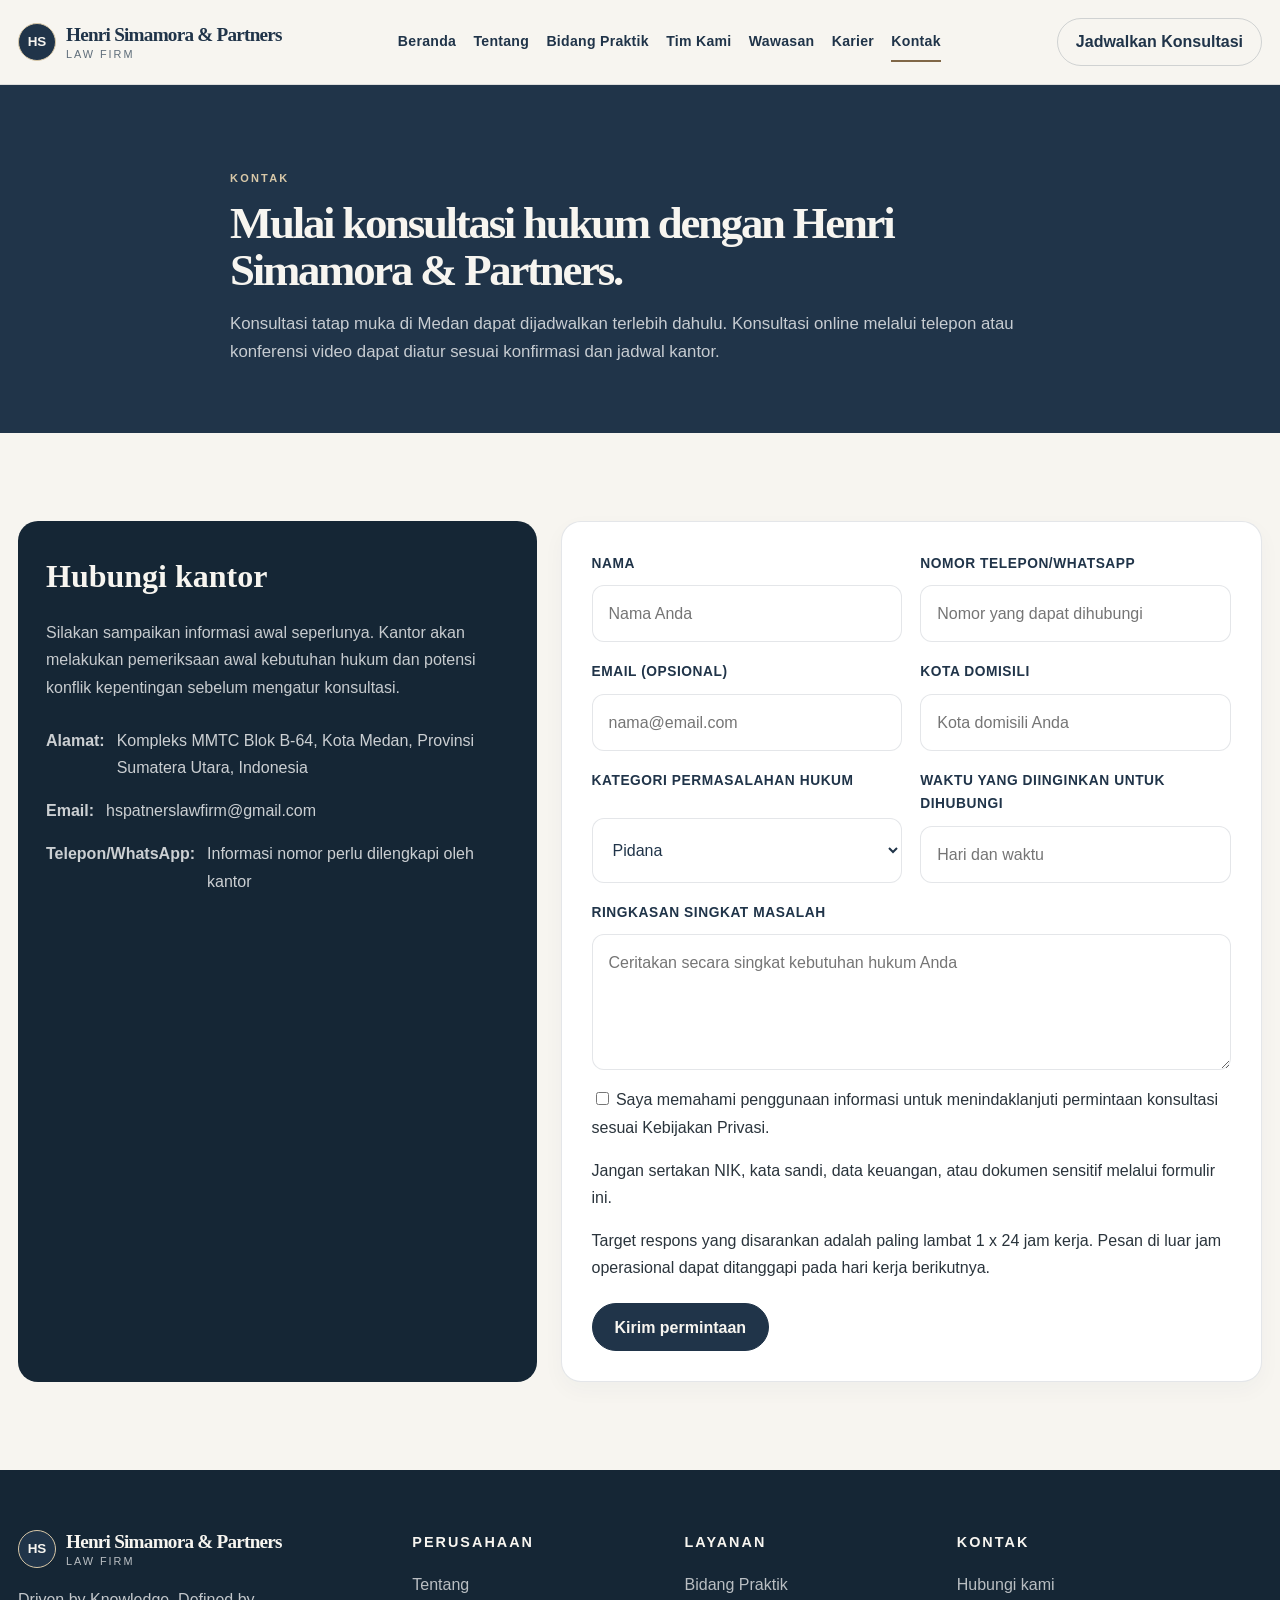
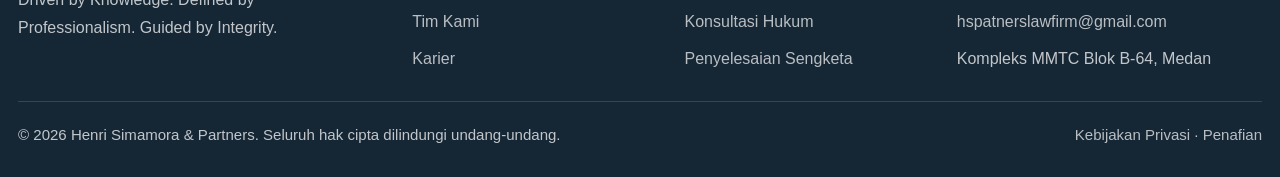
<file: pages/contact.html>
<!DOCTYPE html>
<html lang="id">
<head>
  <meta charset="UTF-8">
  <meta name="viewport" content="width=device-width, initial-scale=1.0">
  <title>Kontak | Henri Simamora &amp; Partners</title>
  <link rel="stylesheet" href="../assets/css/style.css">
  <link rel="stylesheet" href="../assets/css/components.css">
  <link rel="stylesheet" href="../assets/css/responsive.css">
</head>
<body>
  <header class="site-header">
    <div class="container header-inner">
      <a href="../index.html" class="brand" aria-label="Henri Simamora &amp; Partners home">
        <span class="brand-mark">HS</span>
        <span class="brand-text">
          <span class="brand-name">Henri Simamora &amp; Partners</span>
          <span class="brand-tag">Law Firm</span>
        </span>
      </a>

      <nav class="main-nav" aria-label="Navigasi utama">
        <a href="../index.html">Beranda</a>
        <a href="about.html">Tentang</a>
        <a href="practice-areas.html">Bidang Praktik</a>
        <a href="our-people.html">Tim Kami</a>
        <a href="insights.html">Wawasan</a>
        <a href="careers.html">Karier</a>
        <a href="contact.html" class="active">Kontak</a>
      </nav>

      <div class="header-actions">
        <a class="btn btn-secondary" href="contact.html">Jadwalkan Konsultasi</a>
        <button class="menu-toggle" type="button" aria-label="Buka navigasi" aria-expanded="false">☰</button>
      </div>
    </div>
  </header>

  <main>
    <section class="page-hero">
      <div class="container">
        <span class="eyebrow" style="color: var(--gold-soft);">Kontak</span>
        <h1>Mulai konsultasi hukum dengan Henri Simamora &amp; Partners.</h1>
        <p>Konsultasi tatap muka di Medan dapat dijadwalkan terlebih dahulu. Konsultasi online melalui telepon atau konferensi video dapat diatur sesuai konfirmasi dan jadwal kantor.</p>
      </div>
    </section>

    <section class="section">
      <div class="container contact-layout">
        <aside class="contact-info scroll-reveal">
          <h3>Hubungi kantor</h3>
          <p style="color: rgba(255,255,255,0.76);">Silakan sampaikan informasi awal seperlunya. Kantor akan melakukan pemeriksaan awal kebutuhan hukum dan potensi konflik kepentingan sebelum mengatur konsultasi.</p>
          <ul class="contact-list">
            <li><strong>Alamat:</strong> Kompleks MMTC Blok B-64, Kota Medan, Provinsi Sumatera Utara, Indonesia</li>
            <li><strong>Email:</strong> <a href="mailto:hspatnerslawfirm@gmail.com">hspatnerslawfirm@gmail.com</a></li>
            <li><strong>Telepon/WhatsApp:</strong> Informasi nomor perlu dilengkapi oleh kantor</li>
          </ul>
        </aside>

        <div class="content-panel scroll-reveal">
          <form data-form="contact">
            <div class="form-grid">
              <div class="field">
                <label for="name">Nama</label>
                <input id="name" name="name" type="text" placeholder="Nama Anda">
              </div>
              <div class="field">
                <label for="phone">Nomor telepon/WhatsApp</label>
                <input id="phone" name="phone" type="tel" placeholder="Nomor yang dapat dihubungi">
              </div>
              <div class="field">
                <label for="email">Email (opsional)</label>
                <input id="email" name="email" type="email" placeholder="nama@email.com">
              </div>
              <div class="field">
                <label for="city">Kota domisili</label>
                <input id="city" name="city" type="text" placeholder="Kota domisili Anda">
              </div>
              <div class="field">
                <label for="practice">Kategori permasalahan hukum</label>
                <select id="practice" name="practice">
                  <option>Pidana</option>
                  <option>Perdata dan sengketa bisnis</option>
                  <option>Hukum bisnis dan korporasi</option>
                  <option>Ketenagakerjaan</option>
                  <option>Kontrak atau dokumen hukum</option>
                  <option>Konsultasi/pendapat hukum</option>
                  <option>Lainnya</option>
                </select>
              </div>
              <div class="field">
                <label for="contact-time">Waktu yang diinginkan untuk dihubungi</label>
                <input id="contact-time" name="contact-time" type="text" placeholder="Hari dan waktu">
              </div>
              <div class="field full">
                <label for="message">Ringkasan singkat masalah</label>
                <textarea id="message" name="message" placeholder="Ceritakan secara singkat kebutuhan hukum Anda"></textarea>
              </div>
            </div>
            <div style="margin-top: 16px;">
              <label><input type="checkbox" name="privacy-consent"> Saya memahami penggunaan informasi untuk menindaklanjuti permintaan konsultasi sesuai <a href="privacy-policy.html">Kebijakan Privasi</a>.</label>
            </div>
            <p>Jangan sertakan NIK, kata sandi, data keuangan, atau dokumen sensitif melalui formulir ini.</p>
            <p>Target respons yang disarankan adalah paling lambat 1 x 24 jam kerja. Pesan di luar jam operasional dapat ditanggapi pada hari kerja berikutnya.</p>
            <div style="margin-top: 22px;">
              <button class="btn btn-primary" type="submit">Kirim permintaan</button>
            </div>
          </form>
        </div>
      </div>
    </section>
  </main>

  <footer class="footer">
    <div class="container">
      <div class="footer-grid">
        <div class="footer-brand">
          <a href="../index.html" class="brand" aria-label="Henri Simamora &amp; Partners home">
            <span class="brand-mark">HS</span>
            <span class="brand-text">
              <span class="brand-name" style="color: var(--white);">Henri Simamora &amp; Partners</span>
              <span class="brand-tag" style="color: rgba(255,255,255,0.7);">Law Firm</span>
            </span>
          </a>
          <p style="margin: 18px 0 0; max-width: 260px; color: rgba(255,255,255,0.74);">Driven by Knowledge. Defined by Professionalism. Guided by Integrity.</p>
        </div>

        <div>
          <h4>Perusahaan</h4>
          <ul>
            <li><a href="about.html">Tentang</a></li>
            <li><a href="our-people.html">Tim Kami</a></li>
            <li><a href="careers.html">Karier</a></li>
          </ul>
        </div>

        <div>
          <h4>Layanan</h4>
          <ul>
            <li><a href="practice-areas.html">Bidang Praktik</a></li>
            <li><a href="practice-detail.html">Konsultasi Hukum</a></li>
            <li><a href="practice-detail.html">Penyelesaian Sengketa</a></li>
          </ul>
        </div>

        <div>
          <h4>Kontak</h4>
          <ul>
            <li><a href="contact.html">Hubungi kami</a></li>
            <li><a href="mailto:hspatnerslawfirm@gmail.com">hspatnerslawfirm@gmail.com</a></li>
            <li><span>Kompleks MMTC Blok B-64, Medan</span></li>
          </ul>
        </div>
      </div>

      <div class="footer-bottom">
        <span>© <span data-current-year></span> Henri Simamora &amp; Partners. Seluruh hak cipta dilindungi undang-undang.</span>
        <div>
          <a href="privacy-policy.html">Kebijakan Privasi</a>
          <span> · </span>
          <a href="disclaimer.html">Penafian</a>
        </div>
      </div>
    </div>
  </footer>

  <script src="../assets/js/main.js"></script>
  <script src="../assets/js/navigation.js"></script>
  <script src="../assets/js/interactions.js"></script>
  <script src="../assets/js/forms.js"></script>
</body>
</html>
</file>
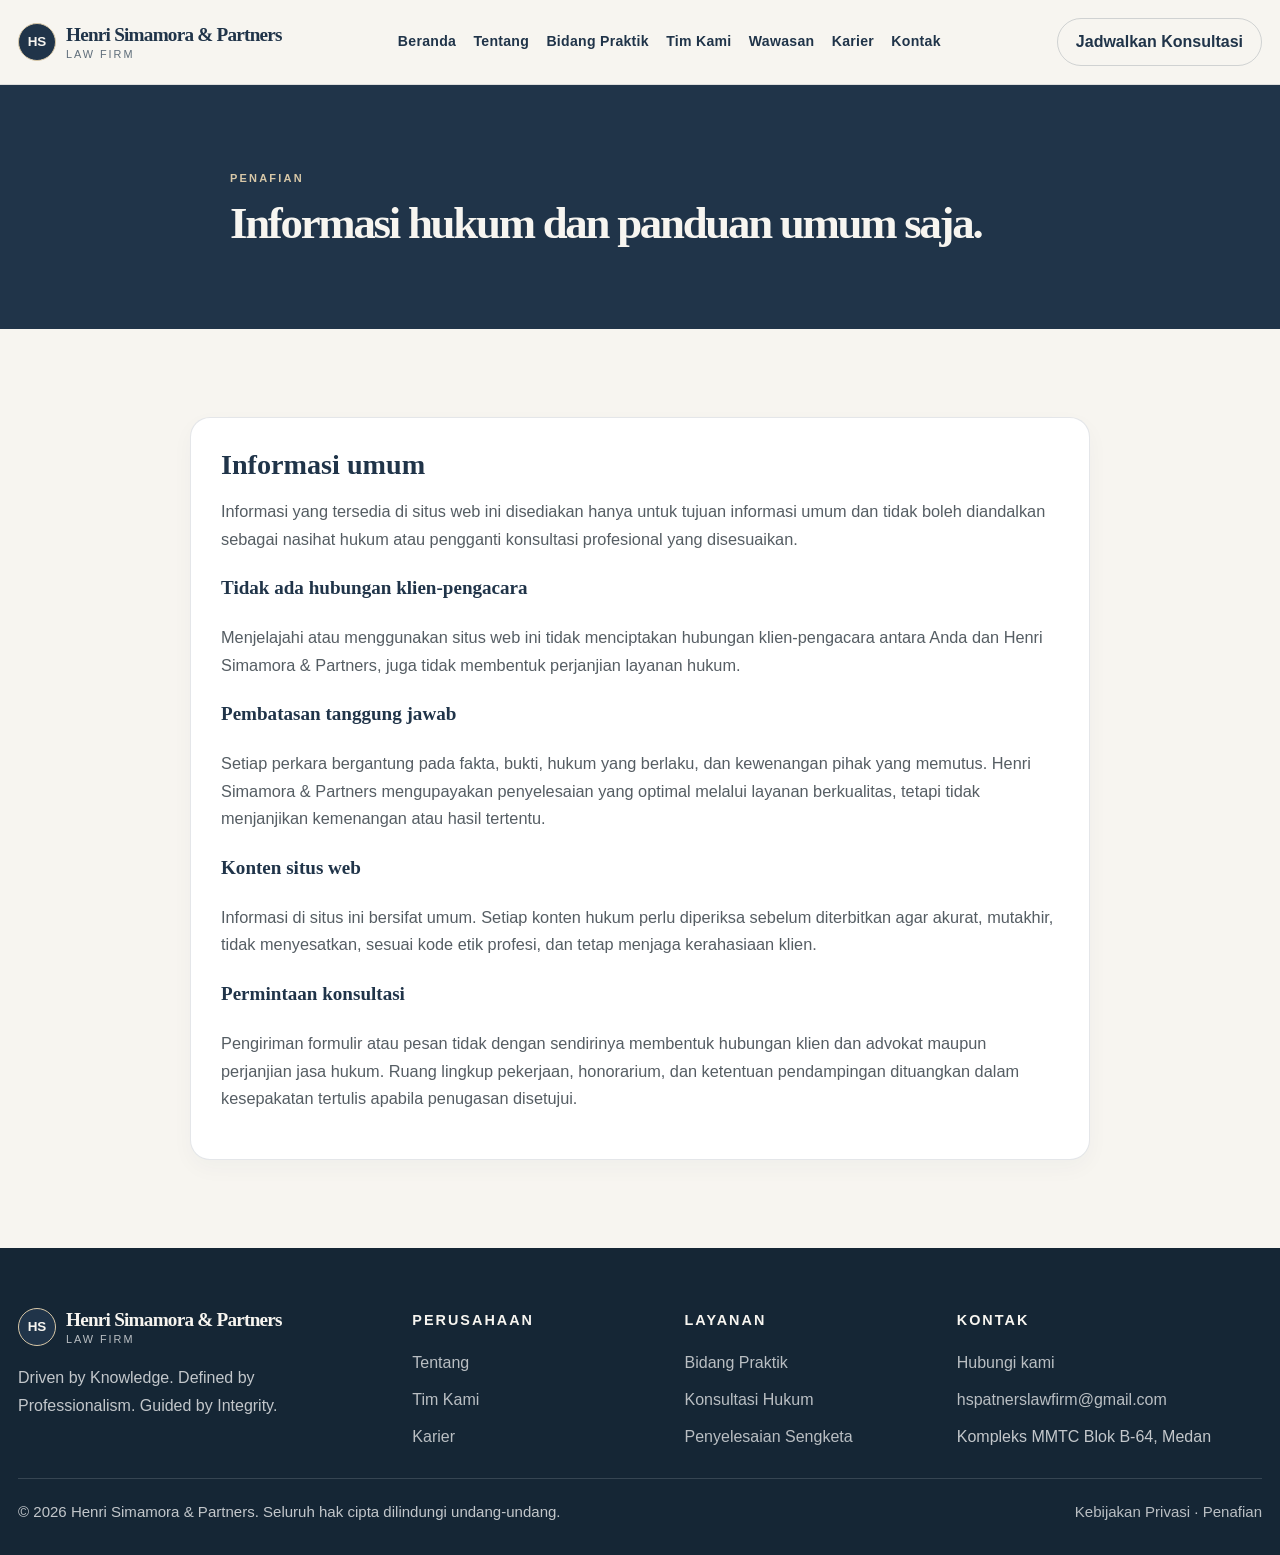
<file: pages/disclaimer.html>
<!DOCTYPE html>
<html lang="id">
<head>
  <meta charset="UTF-8">
  <meta name="viewport" content="width=device-width, initial-scale=1.0">
  <title>Penafian | Henri Simamora &amp; Partners</title>
  <link rel="stylesheet" href="../assets/css/style.css">
  <link rel="stylesheet" href="../assets/css/components.css">
  <link rel="stylesheet" href="../assets/css/responsive.css">
</head>
<body>
  <header class="site-header">
    <div class="container header-inner">
      <a href="../index.html" class="brand" aria-label="Henri Simamora &amp; Partners home">
        <span class="brand-mark">HS</span>
        <span class="brand-text">
          <span class="brand-name">Henri Simamora &amp; Partners</span>
          <span class="brand-tag">Law Firm</span>
        </span>
      </a>

      <nav class="main-nav" aria-label="Navigasi utama">
        <a href="../index.html">Beranda</a>
        <a href="about.html">Tentang</a>
        <a href="practice-areas.html">Bidang Praktik</a>
        <a href="our-people.html">Tim Kami</a>
        <a href="insights.html">Wawasan</a>
        <a href="careers.html">Karier</a>
        <a href="contact.html">Kontak</a>
      </nav>

      <div class="header-actions">
        <a class="btn btn-secondary" href="contact.html">Jadwalkan Konsultasi</a>
        <button class="menu-toggle" type="button" aria-label="Buka navigasi" aria-expanded="false">☰</button>
      </div>
    </div>
  </header>

  <main>
    <section class="page-hero">
      <div class="container">
        <span class="eyebrow" style="color: var(--gold-soft);">Penafian</span>
        <h1>Informasi hukum dan panduan umum saja.</h1>
      </div>
    </section>

    <section class="section">
      <div class="container policy-content">
        <div class="content-panel scroll-reveal">
          <h2>Informasi umum</h2>
          <p>Informasi yang tersedia di situs web ini disediakan hanya untuk tujuan informasi umum dan tidak boleh diandalkan sebagai nasihat hukum atau pengganti konsultasi profesional yang disesuaikan.</p>

          <h3>Tidak ada hubungan klien-pengacara</h3>
          <p>Menjelajahi atau menggunakan situs web ini tidak menciptakan hubungan klien-pengacara antara Anda dan Henri Simamora &amp; Partners, juga tidak membentuk perjanjian layanan hukum.</p>

          <h3>Pembatasan tanggung jawab</h3>
          <p>Setiap perkara bergantung pada fakta, bukti, hukum yang berlaku, dan kewenangan pihak yang memutus. Henri Simamora &amp; Partners mengupayakan penyelesaian yang optimal melalui layanan berkualitas, tetapi tidak menjanjikan kemenangan atau hasil tertentu.</p>

          <h3>Konten situs web</h3>
          <p>Informasi di situs ini bersifat umum. Setiap konten hukum perlu diperiksa sebelum diterbitkan agar akurat, mutakhir, tidak menyesatkan, sesuai kode etik profesi, dan tetap menjaga kerahasiaan klien.</p>

          <h3>Permintaan konsultasi</h3>
          <p>Pengiriman formulir atau pesan tidak dengan sendirinya membentuk hubungan klien dan advokat maupun perjanjian jasa hukum. Ruang lingkup pekerjaan, honorarium, dan ketentuan pendampingan dituangkan dalam kesepakatan tertulis apabila penugasan disetujui.</p>
        </div>
      </div>
    </section>
  </main>

  <footer class="footer">
    <div class="container">
      <div class="footer-grid">
        <div class="footer-brand">
          <a href="../index.html" class="brand" aria-label="Henri Simamora &amp; Partners home">
            <span class="brand-mark">HS</span>
            <span class="brand-text">
              <span class="brand-name" style="color: var(--white);">Henri Simamora &amp; Partners</span>
              <span class="brand-tag" style="color: rgba(255,255,255,0.7);">Law Firm</span>
            </span>
          </a>
          <p style="margin: 18px 0 0; max-width: 260px; color: rgba(255,255,255,0.74);">Driven by Knowledge. Defined by Professionalism. Guided by Integrity.</p>
        </div>

        <div>
          <h4>Perusahaan</h4>
          <ul>
            <li><a href="about.html">Tentang</a></li>
            <li><a href="our-people.html">Tim Kami</a></li>
            <li><a href="careers.html">Karier</a></li>
          </ul>
        </div>

        <div>
          <h4>Layanan</h4>
          <ul>
            <li><a href="practice-areas.html">Bidang Praktik</a></li>
            <li><a href="practice-detail.html">Konsultasi Hukum</a></li>
            <li><a href="practice-detail.html">Penyelesaian Sengketa</a></li>
          </ul>
        </div>

        <div>
          <h4>Kontak</h4>
          <ul>
            <li><a href="contact.html">Hubungi kami</a></li>
            <li><a href="mailto:hspatnerslawfirm@gmail.com">hspatnerslawfirm@gmail.com</a></li>
            <li><span>Kompleks MMTC Blok B-64, Medan</span></li>
          </ul>
        </div>
      </div>

      <div class="footer-bottom">
        <span>© <span data-current-year></span> Henri Simamora &amp; Partners. Seluruh hak cipta dilindungi undang-undang.</span>
        <div>
          <a href="privacy-policy.html">Kebijakan Privasi</a>
          <span> · </span>
          <a href="disclaimer.html">Penafian</a>
        </div>
      </div>
    </div>
  </footer>

  <script src="../assets/js/main.js"></script>
  <script src="../assets/js/navigation.js"></script>
  <script src="../assets/js/interactions.js"></script>
  <script src="../assets/js/forms.js"></script>
</body>
</html>
</file>
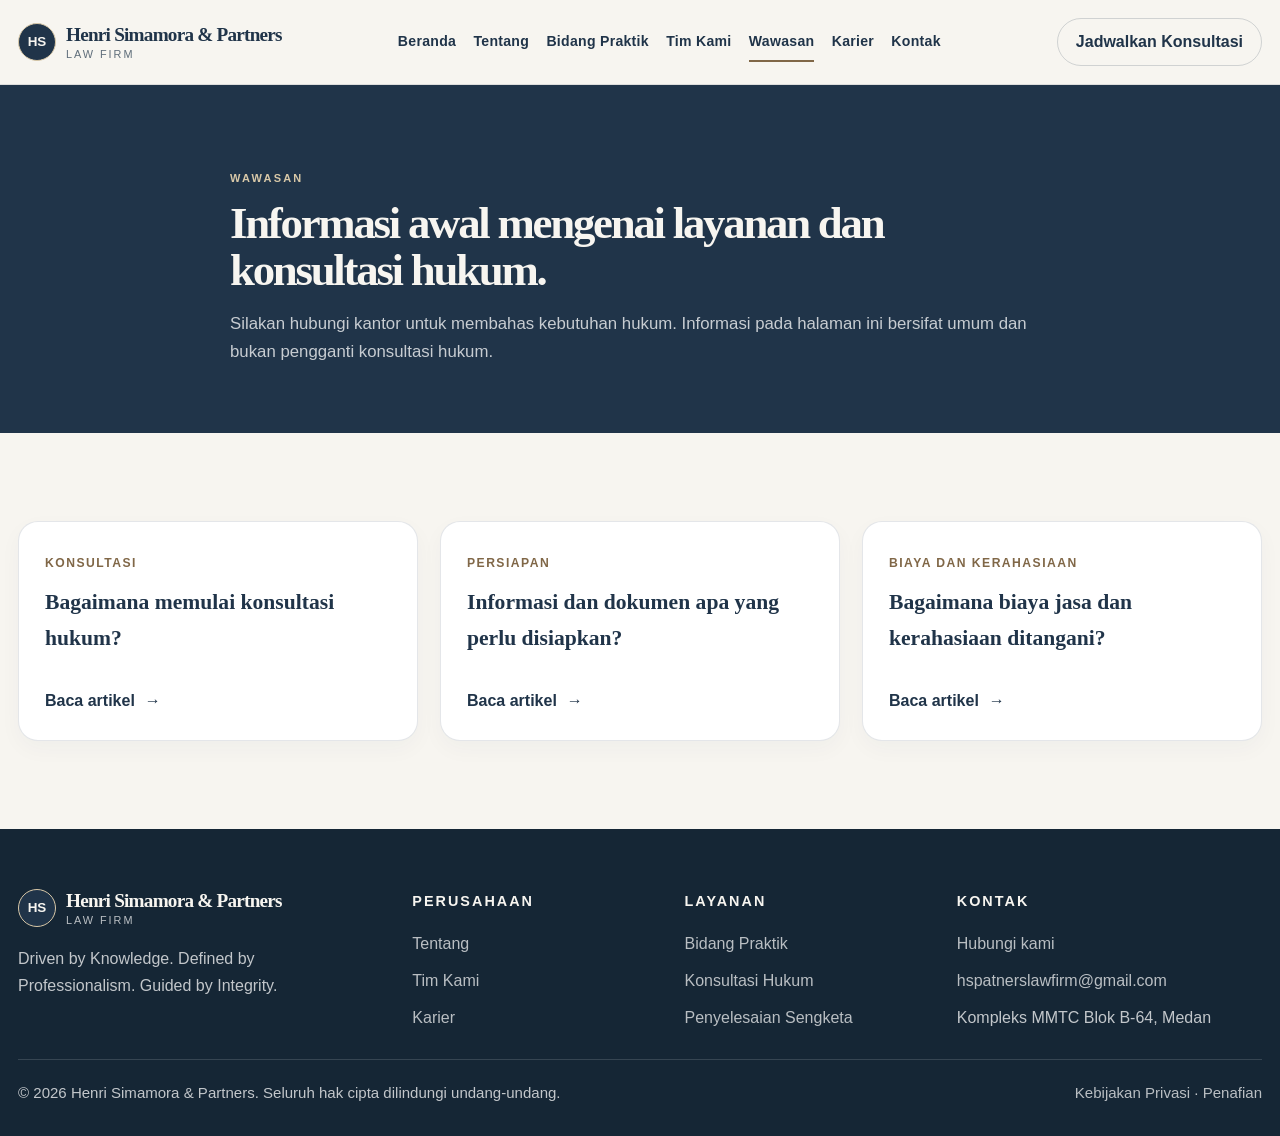
<file: pages/insights.html>
<!DOCTYPE html>
<html lang="id">
<head>
  <meta charset="UTF-8">
  <meta name="viewport" content="width=device-width, initial-scale=1.0">
  <title>Wawasan | Henri Simamora &amp; Partners</title>
  <link rel="stylesheet" href="../assets/css/style.css">
  <link rel="stylesheet" href="../assets/css/components.css">
  <link rel="stylesheet" href="../assets/css/responsive.css">
</head>
<body>
  <header class="site-header">
    <div class="container header-inner">
      <a href="../index.html" class="brand" aria-label="Henri Simamora &amp; Partners home">
        <span class="brand-mark">HS</span>
        <span class="brand-text">
          <span class="brand-name">Henri Simamora &amp; Partners</span>
          <span class="brand-tag">Law Firm</span>
        </span>
      </a>

      <nav class="main-nav" aria-label="Navigasi utama">
        <a href="../index.html">Beranda</a>
        <a href="about.html">Tentang</a>
        <a href="practice-areas.html">Bidang Praktik</a>
        <a href="our-people.html">Tim Kami</a>
        <a href="insights.html" class="active">Wawasan</a>
        <a href="careers.html">Karier</a>
        <a href="contact.html">Kontak</a>
      </nav>

      <div class="header-actions">
        <a class="btn btn-secondary" href="contact.html">Jadwalkan Konsultasi</a>
        <button class="menu-toggle" type="button" aria-label="Buka navigasi" aria-expanded="false">☰</button>
      </div>
    </div>
  </header>

  <main>
    <section class="page-hero">
      <div class="container">
        <span class="eyebrow" style="color: var(--gold-soft);">Wawasan</span>
        <h1>Informasi awal mengenai layanan dan konsultasi hukum.</h1>
        <p>Silakan hubungi kantor untuk membahas kebutuhan hukum. Informasi pada halaman ini bersifat umum dan bukan pengganti konsultasi hukum.</p>
      </div>
    </section>

    <section class="section">
      <div class="container insight-grid">
        <article class="card insight-card scroll-reveal">
          <div class="insight-content">
            <span class="insight-meta">Konsultasi</span>
            <h3>Bagaimana memulai konsultasi hukum?</h3>
            <a class="link-arrow" href="article-detail.html">Baca artikel</a>
          </div>
        </article>

        <article class="card insight-card scroll-reveal">
          <div class="insight-content">
            <span class="insight-meta">Persiapan</span>
            <h3>Informasi dan dokumen apa yang perlu disiapkan?</h3>
            <a class="link-arrow" href="article-detail.html">Baca artikel</a>
          </div>
        </article>

        <article class="card insight-card scroll-reveal">
          <div class="insight-content">
            <span class="insight-meta">Biaya dan kerahasiaan</span>
            <h3>Bagaimana biaya jasa dan kerahasiaan ditangani?</h3>
            <a class="link-arrow" href="article-detail.html">Baca artikel</a>
          </div>
        </article>
      </div>
    </section>
  </main>

  <footer class="footer">
    <div class="container">
      <div class="footer-grid">
        <div class="footer-brand">
          <a href="../index.html" class="brand" aria-label="Henri Simamora &amp; Partners home">
            <span class="brand-mark">HS</span>
            <span class="brand-text">
              <span class="brand-name" style="color: var(--white);">Henri Simamora &amp; Partners</span>
              <span class="brand-tag" style="color: rgba(255,255,255,0.7);">Law Firm</span>
            </span>
          </a>
          <p style="margin: 18px 0 0; max-width: 260px; color: rgba(255,255,255,0.74);">Driven by Knowledge. Defined by Professionalism. Guided by Integrity.</p>
        </div>

        <div>
          <h4>Perusahaan</h4>
          <ul>
            <li><a href="about.html">Tentang</a></li>
            <li><a href="our-people.html">Tim Kami</a></li>
            <li><a href="careers.html">Karier</a></li>
          </ul>
        </div>

        <div>
          <h4>Layanan</h4>
          <ul>
            <li><a href="practice-areas.html">Bidang Praktik</a></li>
            <li><a href="practice-detail.html">Konsultasi Hukum</a></li>
            <li><a href="practice-detail.html">Penyelesaian Sengketa</a></li>
          </ul>
        </div>

        <div>
          <h4>Kontak</h4>
          <ul>
            <li><a href="contact.html">Hubungi kami</a></li>
            <li><a href="mailto:hspatnerslawfirm@gmail.com">hspatnerslawfirm@gmail.com</a></li>
            <li><span>Kompleks MMTC Blok B-64, Medan</span></li>
          </ul>
        </div>
      </div>

      <div class="footer-bottom">
        <span>© <span data-current-year></span> Henri Simamora &amp; Partners. Seluruh hak cipta dilindungi undang-undang.</span>
        <div>
          <a href="privacy-policy.html">Kebijakan Privasi</a>
          <span> · </span>
          <a href="disclaimer.html">Penafian</a>
        </div>
      </div>
    </div>
  </footer>

  <script src="../assets/js/main.js"></script>
  <script src="../assets/js/navigation.js"></script>
  <script src="../assets/js/interactions.js"></script>
  <script src="../assets/js/forms.js"></script>
</body>
</html>
</file>
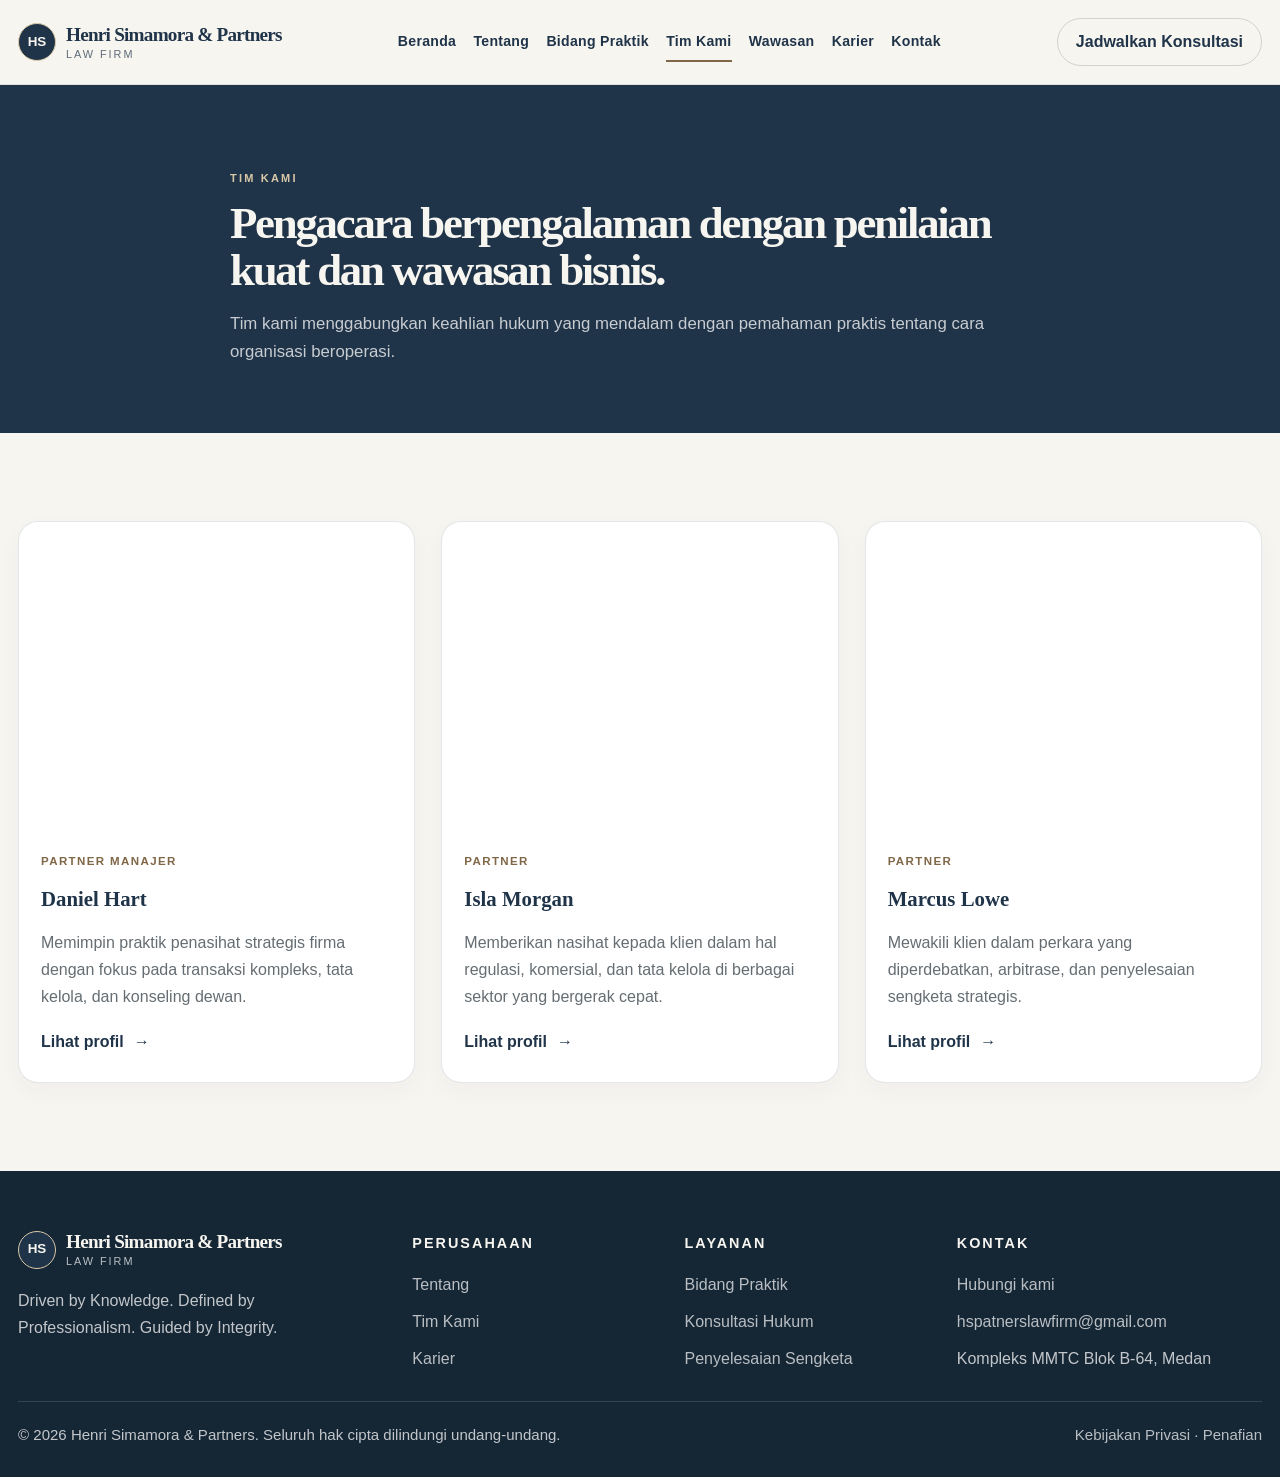
<file: pages/our-people.html>
<!DOCTYPE html>
<html lang="id">
<head>
  <meta charset="UTF-8">
  <meta name="viewport" content="width=device-width, initial-scale=1.0">
  <title>Tim Kami | Henri Simamora &amp; Partners</title>
  <link rel="stylesheet" href="../assets/css/style.css">
  <link rel="stylesheet" href="../assets/css/components.css">
  <link rel="stylesheet" href="../assets/css/responsive.css">
</head>
<body>
  <header class="site-header">
    <div class="container header-inner">
      <a href="../index.html" class="brand" aria-label="Henri Simamora &amp; Partners home">
        <span class="brand-mark">HS</span>
        <span class="brand-text">
          <span class="brand-name">Henri Simamora &amp; Partners</span>
          <span class="brand-tag">Law Firm</span>
        </span>
      </a>

      <nav class="main-nav" aria-label="Navigasi utama">
        <a href="../index.html">Beranda</a>
        <a href="about.html">Tentang</a>
        <a href="practice-areas.html">Bidang Praktik</a>
        <a href="our-people.html" class="active">Tim Kami</a>
        <a href="insights.html">Wawasan</a>
        <a href="careers.html">Karier</a>
        <a href="contact.html">Kontak</a>
      </nav>

      <div class="header-actions">
        <a class="btn btn-secondary" href="contact.html">Jadwalkan Konsultasi</a>
        <button class="menu-toggle" type="button" aria-label="Buka navigasi" aria-expanded="false">☰</button>
      </div>
    </div>
  </header>

  <main>
    <section class="page-hero">
      <div class="container">
        <span class="eyebrow" style="color: var(--gold-soft);">Tim kami</span>
        <h1>Pengacara berpengalaman dengan penilaian kuat dan wawasan bisnis.</h1>
        <p>Tim kami menggabungkan keahlian hukum yang mendalam dengan pemahaman praktis tentang cara organisasi beroperasi.</p>
      </div>
    </section>

    <section class="section">
      <div class="container people-grid">
        <article class="card person-card scroll-reveal">
          <div class="person-photo" style="background-image: url('https://images.unsplash.com/photo-1500648767791-00dcc994a43e?auto=format&fit=crop&w=700&q=80');"></div>
          <div class="person-info">
            <span class="person-role">Partner Manajer</span>
            <h3>Daniel Hart</h3>
            <p>Memimpin praktik penasihat strategis firma dengan fokus pada transaksi kompleks, tata kelola, dan konseling dewan.</p>
            <a class="link-arrow" href="attorney-profile.html">Lihat profil</a>
          </div>
        </article>

        <article class="card person-card scroll-reveal">
          <div class="person-photo" style="background-image: url('https://images.unsplash.com/photo-1494790108377-be9c29b29330?auto=format&fit=crop&w=700&q=80');"></div>
          <div class="person-info">
            <span class="person-role">Partner</span>
            <h3>Isla Morgan</h3>
            <p>Memberikan nasihat kepada klien dalam hal regulasi, komersial, dan tata kelola di berbagai sektor yang bergerak cepat.</p>
            <a class="link-arrow" href="attorney-profile.html">Lihat profil</a>
          </div>
        </article>

        <article class="card person-card scroll-reveal">
          <div class="person-photo" style="background-image: url('https://images.unsplash.com/photo-1506794778202-cad84cf45f1d?auto=format&fit=crop&w=700&q=80');"></div>
          <div class="person-info">
            <span class="person-role">Partner</span>
            <h3>Marcus Lowe</h3>
            <p>Mewakili klien dalam perkara yang diperdebatkan, arbitrase, dan penyelesaian sengketa strategis.</p>
            <a class="link-arrow" href="attorney-profile.html">Lihat profil</a>
          </div>
        </article>
      </div>
    </section>
  </main>

  <footer class="footer">
    <div class="container">
      <div class="footer-grid">
        <div class="footer-brand">
          <a href="../index.html" class="brand" aria-label="Henri Simamora &amp; Partners home">
            <span class="brand-mark">HS</span>
            <span class="brand-text">
              <span class="brand-name" style="color: var(--white);">Henri Simamora &amp; Partners</span>
              <span class="brand-tag" style="color: rgba(255,255,255,0.7);">Law Firm</span>
            </span>
          </a>
          <p style="margin: 18px 0 0; max-width: 260px; color: rgba(255,255,255,0.74);">Driven by Knowledge. Defined by Professionalism. Guided by Integrity.</p>
        </div>

        <div>
          <h4>Perusahaan</h4>
          <ul>
            <li><a href="about.html">Tentang</a></li>
            <li><a href="our-people.html">Tim Kami</a></li>
            <li><a href="careers.html">Karier</a></li>
          </ul>
        </div>

        <div>
          <h4>Layanan</h4>
          <ul>
            <li><a href="practice-areas.html">Bidang Praktik</a></li>
            <li><a href="practice-detail.html">Konsultasi Hukum</a></li>
            <li><a href="practice-detail.html">Penyelesaian Sengketa</a></li>
          </ul>
        </div>

        <div>
          <h4>Kontak</h4>
          <ul>
            <li><a href="contact.html">Hubungi kami</a></li>
            <li><a href="mailto:hspatnerslawfirm@gmail.com">hspatnerslawfirm@gmail.com</a></li>
            <li><span>Kompleks MMTC Blok B-64, Medan</span></li>
          </ul>
        </div>
      </div>

      <div class="footer-bottom">
        <span>© <span data-current-year></span> Henri Simamora &amp; Partners. Seluruh hak cipta dilindungi undang-undang.</span>
        <div>
          <a href="privacy-policy.html">Kebijakan Privasi</a>
          <span> · </span>
          <a href="disclaimer.html">Penafian</a>
        </div>
      </div>
    </div>
  </footer>

  <script src="../assets/js/main.js"></script>
  <script src="../assets/js/navigation.js"></script>
  <script src="../assets/js/interactions.js"></script>
  <script src="../assets/js/forms.js"></script>
</body>
</html>
</file>
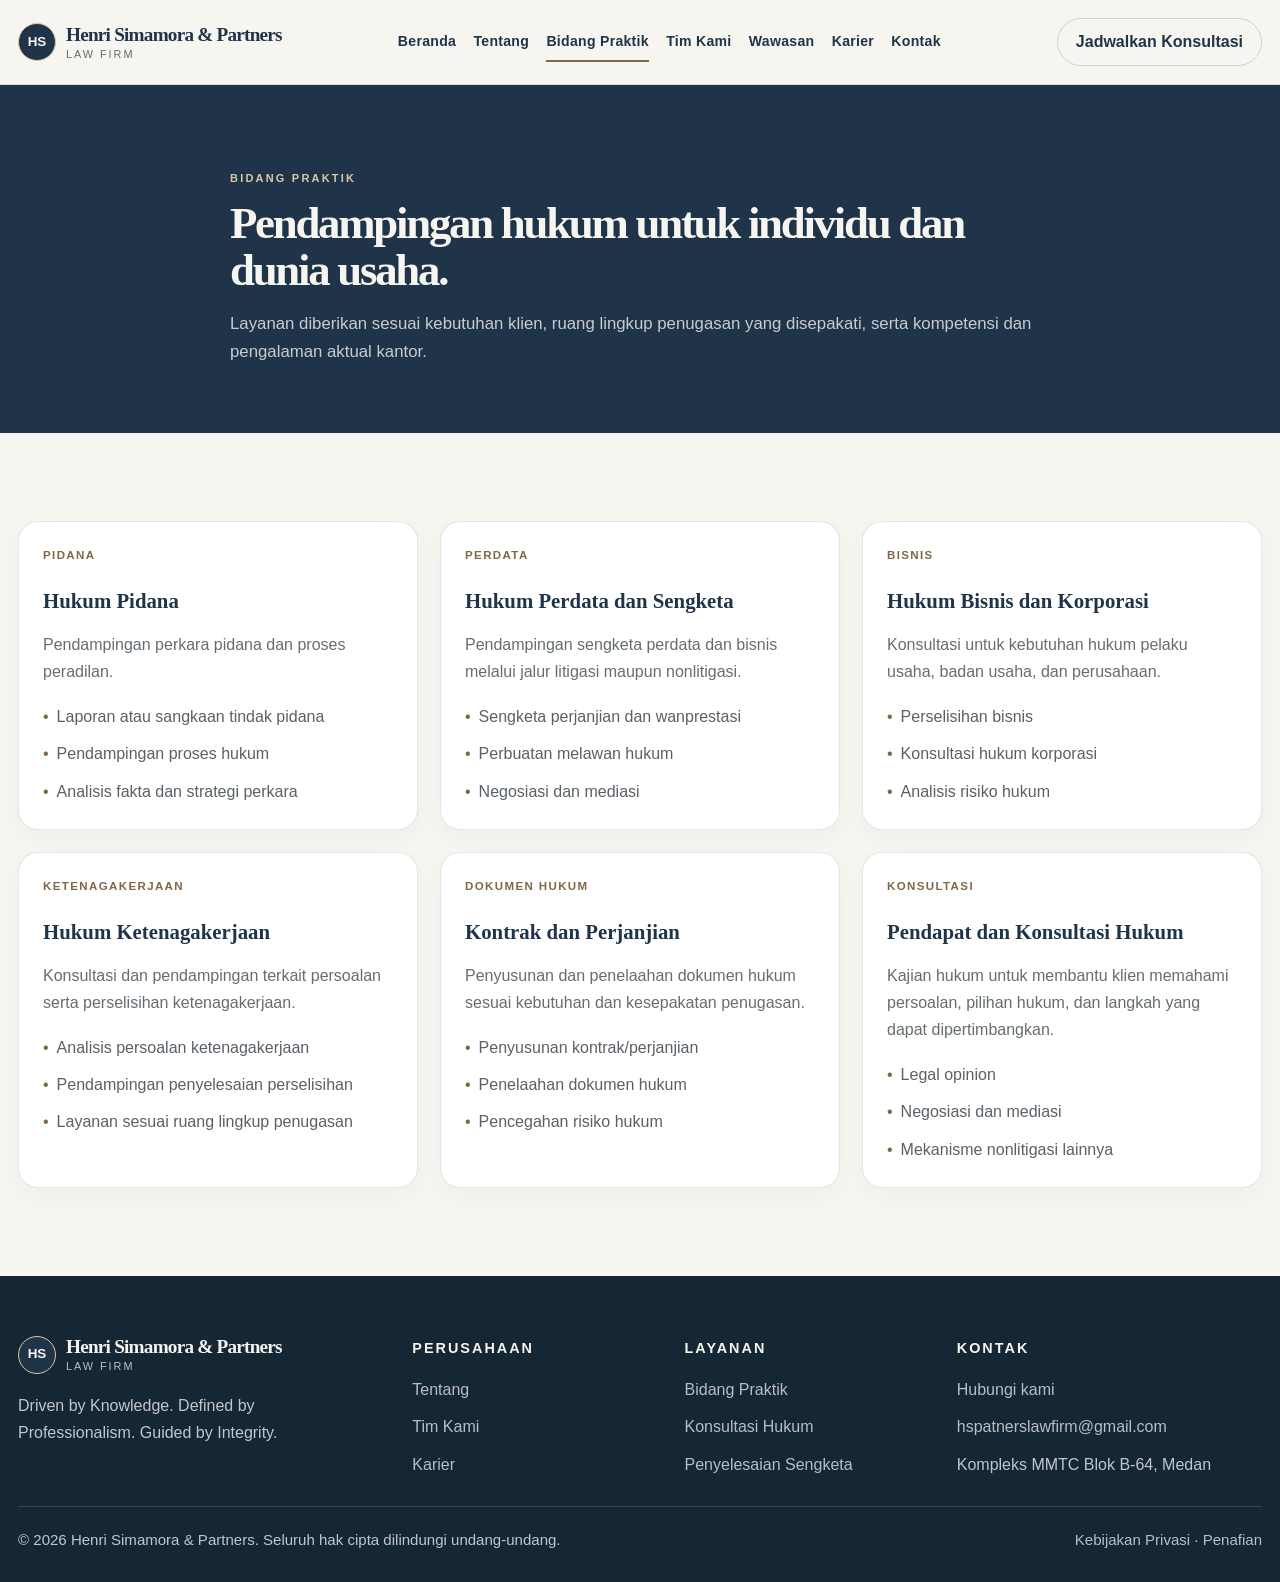
<file: pages/practice-areas.html>
<!DOCTYPE html>
<html lang="id">
<head>
  <meta charset="UTF-8">
  <meta name="viewport" content="width=device-width, initial-scale=1.0">
  <title>Bidang Praktik | Henri Simamora &amp; Partners</title>
  <link rel="stylesheet" href="../assets/css/style.css">
  <link rel="stylesheet" href="../assets/css/components.css">
  <link rel="stylesheet" href="../assets/css/responsive.css">
</head>
<body>
  <header class="site-header">
    <div class="container header-inner">
      <a href="../index.html" class="brand" aria-label="Henri Simamora &amp; Partners home">
        <span class="brand-mark">HS</span>
        <span class="brand-text">
          <span class="brand-name">Henri Simamora &amp; Partners</span>
          <span class="brand-tag">Law Firm</span>
        </span>
      </a>

      <nav class="main-nav" aria-label="Navigasi utama">
        <a href="../index.html">Beranda</a>
        <a href="about.html">Tentang</a>
        <a href="practice-areas.html" class="active">Bidang Praktik</a>
        <a href="our-people.html">Tim Kami</a>
        <a href="insights.html">Wawasan</a>
        <a href="careers.html">Karier</a>
        <a href="contact.html">Kontak</a>
      </nav>

      <div class="header-actions">
        <a class="btn btn-secondary" href="contact.html">Jadwalkan Konsultasi</a>
        <button class="menu-toggle" type="button" aria-label="Buka navigasi" aria-expanded="false">☰</button>
      </div>
    </div>
  </header>

  <main>
    <section class="page-hero">
      <div class="container">
        <span class="eyebrow" style="color: var(--gold-soft);">Bidang praktik</span>
        <h1>Pendampingan hukum untuk individu dan dunia usaha.</h1>
        <p>Layanan diberikan sesuai kebutuhan klien, ruang lingkup penugasan yang disepakati, serta kompetensi dan pengalaman aktual kantor.</p>
      </div>
    </section>

    <section class="section">
      <div class="container practice-grid">
        <article class="card practice-card scroll-reveal">
          <span class="category-tag">Pidana</span>
          <h3>Hukum Pidana</h3>
          <p>Pendampingan perkara pidana dan proses peradilan.</p>
          <ul>
            <li>Laporan atau sangkaan tindak pidana</li>
            <li>Pendampingan proses hukum</li>
            <li>Analisis fakta dan strategi perkara</li>
          </ul>
        </article>

        <article class="card practice-card scroll-reveal">
          <span class="category-tag">Perdata</span>
          <h3>Hukum Perdata dan Sengketa</h3>
          <p>Pendampingan sengketa perdata dan bisnis melalui jalur litigasi maupun nonlitigasi.</p>
          <ul>
            <li>Sengketa perjanjian dan wanprestasi</li>
            <li>Perbuatan melawan hukum</li>
            <li>Negosiasi dan mediasi</li>
          </ul>
        </article>

        <article class="card practice-card scroll-reveal">
          <span class="category-tag">Bisnis</span>
          <h3>Hukum Bisnis dan Korporasi</h3>
          <p>Konsultasi untuk kebutuhan hukum pelaku usaha, badan usaha, dan perusahaan.</p>
          <ul>
            <li>Perselisihan bisnis</li>
            <li>Konsultasi hukum korporasi</li>
            <li>Analisis risiko hukum</li>
          </ul>
        </article>

        <article class="card practice-card scroll-reveal">
          <span class="category-tag">Ketenagakerjaan</span>
          <h3>Hukum Ketenagakerjaan</h3>
          <p>Konsultasi dan pendampingan terkait persoalan serta perselisihan ketenagakerjaan.</p>
          <ul>
            <li>Analisis persoalan ketenagakerjaan</li>
            <li>Pendampingan penyelesaian perselisihan</li>
            <li>Layanan sesuai ruang lingkup penugasan</li>
          </ul>
        </article>

        <article class="card practice-card scroll-reveal">
          <span class="category-tag">Dokumen Hukum</span>
          <h3>Kontrak dan Perjanjian</h3>
          <p>Penyusunan dan penelaahan dokumen hukum sesuai kebutuhan dan kesepakatan penugasan.</p>
          <ul>
            <li>Penyusunan kontrak/perjanjian</li>
            <li>Penelaahan dokumen hukum</li>
            <li>Pencegahan risiko hukum</li>
          </ul>
        </article>

        <article class="card practice-card scroll-reveal">
          <span class="category-tag">Konsultasi</span>
          <h3>Pendapat dan Konsultasi Hukum</h3>
          <p>Kajian hukum untuk membantu klien memahami persoalan, pilihan hukum, dan langkah yang dapat dipertimbangkan.</p>
          <ul>
            <li>Legal opinion</li>
            <li>Negosiasi dan mediasi</li>
            <li>Mekanisme nonlitigasi lainnya</li>
          </ul>
        </article>
      </div>
    </section>
  </main>

  <footer class="footer">
    <div class="container">
      <div class="footer-grid">
        <div class="footer-brand">
          <a href="../index.html" class="brand" aria-label="Henri Simamora &amp; Partners home">
            <span class="brand-mark">HS</span>
            <span class="brand-text">
              <span class="brand-name" style="color: var(--white);">Henri Simamora &amp; Partners</span>
              <span class="brand-tag" style="color: rgba(255,255,255,0.7);">Law Firm</span>
            </span>
          </a>
          <p style="margin: 18px 0 0; max-width: 260px; color: rgba(255,255,255,0.74);">Driven by Knowledge. Defined by Professionalism. Guided by Integrity.</p>
        </div>

        <div>
          <h4>Perusahaan</h4>
          <ul>
            <li><a href="about.html">Tentang</a></li>
            <li><a href="our-people.html">Tim Kami</a></li>
            <li><a href="careers.html">Karier</a></li>
          </ul>
        </div>

        <div>
          <h4>Layanan</h4>
          <ul>
            <li><a href="practice-areas.html">Bidang Praktik</a></li>
            <li><a href="practice-detail.html">Konsultasi Hukum</a></li>
            <li><a href="practice-detail.html">Penyelesaian Sengketa</a></li>
          </ul>
        </div>

        <div>
          <h4>Kontak</h4>
          <ul>
            <li><a href="contact.html">Hubungi kami</a></li>
            <li><a href="mailto:hspatnerslawfirm@gmail.com">hspatnerslawfirm@gmail.com</a></li>
            <li><span>Kompleks MMTC Blok B-64, Medan</span></li>
          </ul>
        </div>
      </div>

      <div class="footer-bottom">
        <span>© <span data-current-year></span> Henri Simamora &amp; Partners. Seluruh hak cipta dilindungi undang-undang.</span>
        <div>
          <a href="privacy-policy.html">Kebijakan Privasi</a>
          <span> · </span>
          <a href="disclaimer.html">Penafian</a>
        </div>
      </div>
    </div>
  </footer>

  <script src="../assets/js/main.js"></script>
  <script src="../assets/js/navigation.js"></script>
  <script src="../assets/js/interactions.js"></script>
  <script src="../assets/js/forms.js"></script>
</body>
</html>
</file>
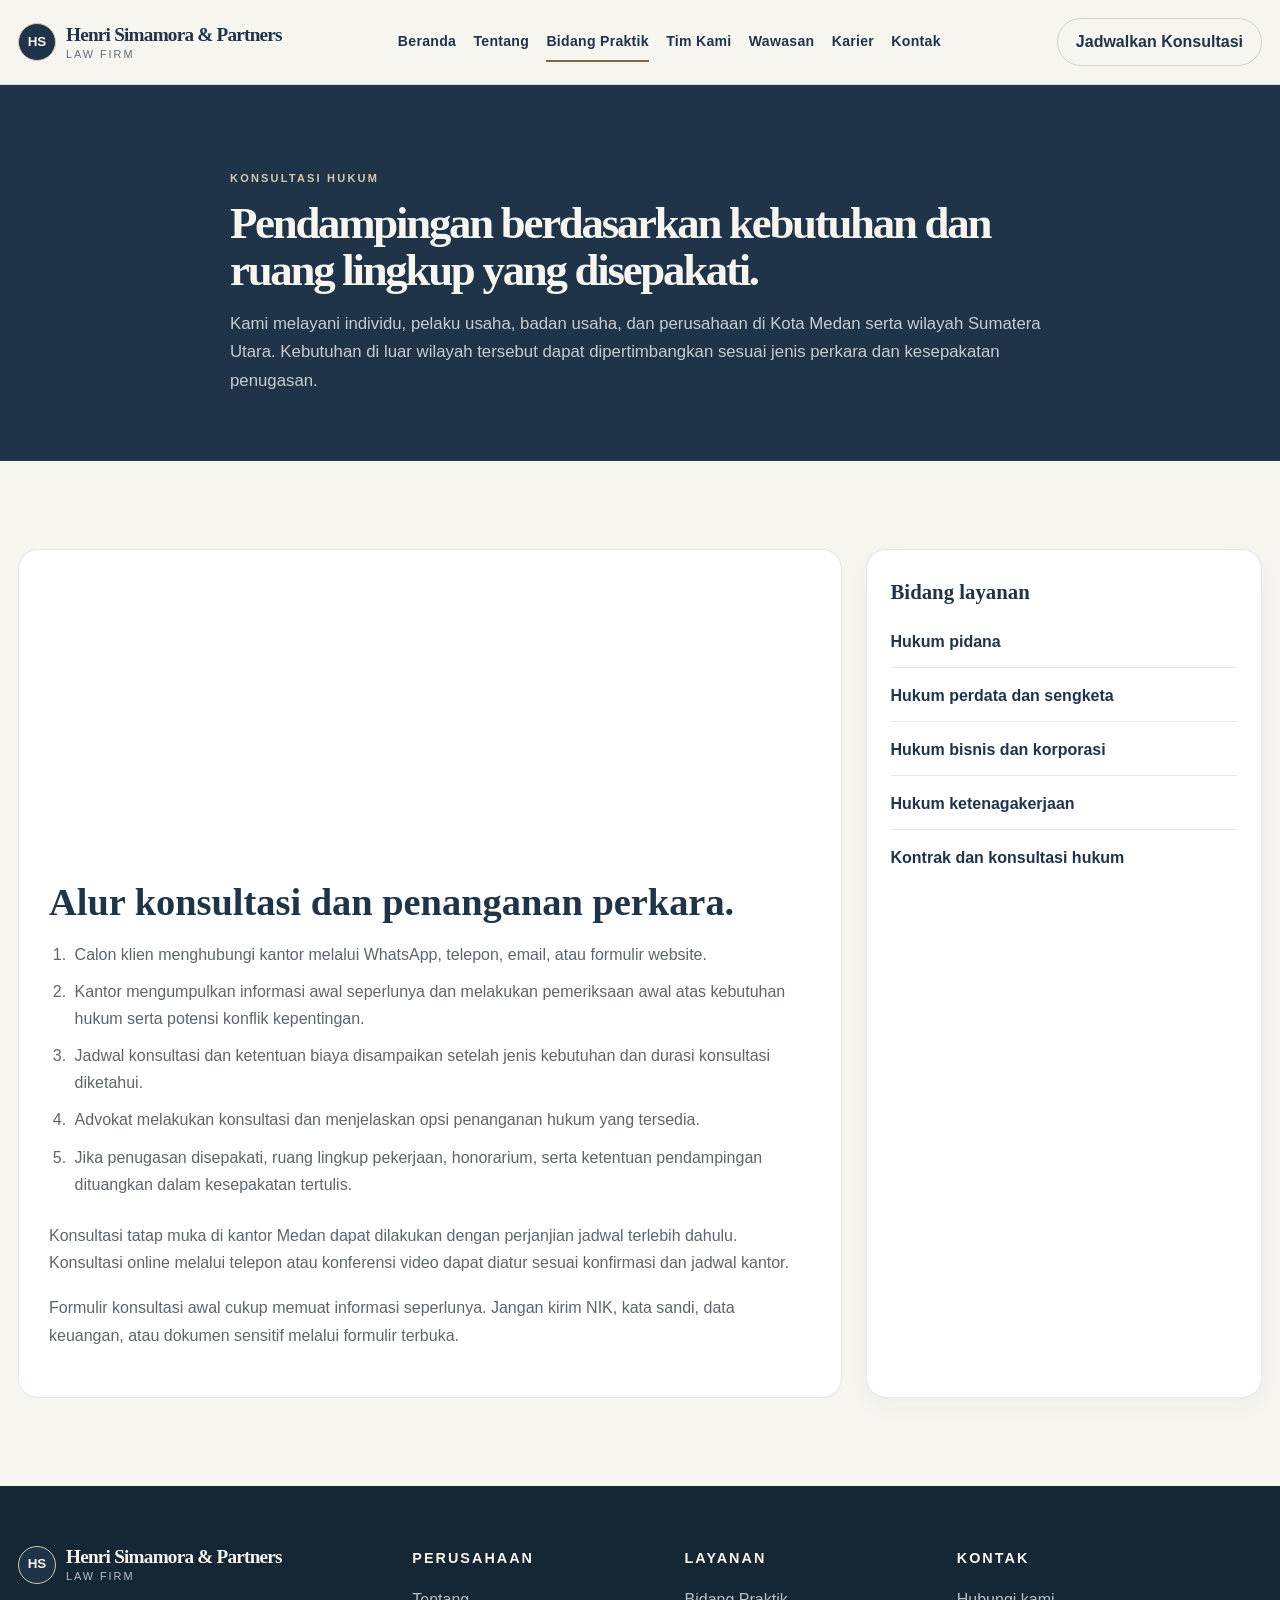
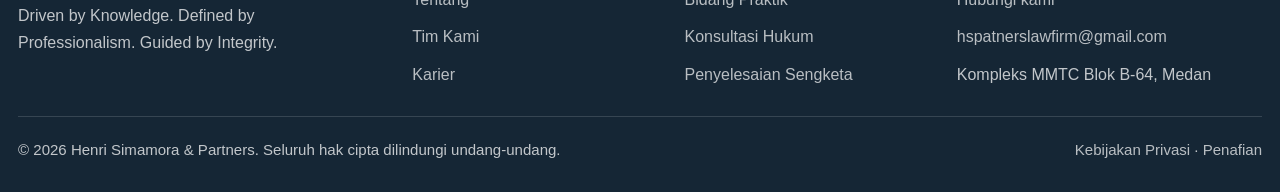
<file: pages/practice-detail.html>
<!DOCTYPE html>
<html lang="id">
<head>
  <meta charset="UTF-8">
  <meta name="viewport" content="width=device-width, initial-scale=1.0">
  <title>Konsultasi Hukum | Henri Simamora &amp; Partners</title>
  <link rel="stylesheet" href="../assets/css/style.css">
  <link rel="stylesheet" href="../assets/css/components.css">
  <link rel="stylesheet" href="../assets/css/responsive.css">
</head>
<body>
  <header class="site-header">
    <div class="container header-inner">
      <a href="../index.html" class="brand" aria-label="Henri Simamora &amp; Partners home">
        <span class="brand-mark">HS</span>
        <span class="brand-text">
          <span class="brand-name">Henri Simamora &amp; Partners</span>
          <span class="brand-tag">Law Firm</span>
        </span>
      </a>

      <nav class="main-nav" aria-label="Navigasi utama">
        <a href="../index.html">Beranda</a>
        <a href="about.html">Tentang</a>
        <a href="practice-areas.html" class="active">Bidang Praktik</a>
        <a href="our-people.html">Tim Kami</a>
        <a href="insights.html">Wawasan</a>
        <a href="careers.html">Karier</a>
        <a href="contact.html">Kontak</a>
      </nav>

      <div class="header-actions">
        <a class="btn btn-secondary" href="contact.html">Jadwalkan Konsultasi</a>
        <button class="menu-toggle" type="button" aria-label="Buka navigasi" aria-expanded="false">☰</button>
      </div>
    </div>
  </header>

  <main>
    <section class="page-hero">
      <div class="container">
        <span class="eyebrow" style="color: var(--gold-soft);">Konsultasi hukum</span>
        <h1>Pendampingan berdasarkan kebutuhan dan ruang lingkup yang disepakati.</h1>
        <p>Kami melayani individu, pelaku usaha, badan usaha, dan perusahaan di Kota Medan serta wilayah Sumatera Utara. Kebutuhan di luar wilayah tersebut dapat dipertimbangkan sesuai jenis perkara dan kesepakatan penugasan.</p>
      </div>
    </section>

    <section class="section">
      <div class="container article-layout">
        <article class="article-main scroll-reveal">
          <div class="article-hero" style="background-image: url('https://images.unsplash.com/photo-1556157382-97eda2d62296?auto=format&fit=crop&w=1200&q=80');"></div>
          <div class="article-body">
            <h2>Alur konsultasi dan penanganan perkara.</h2>
            <ol>
              <li>Calon klien menghubungi kantor melalui WhatsApp, telepon, email, atau formulir website.</li>
              <li>Kantor mengumpulkan informasi awal seperlunya dan melakukan pemeriksaan awal atas kebutuhan hukum serta potensi konflik kepentingan.</li>
              <li>Jadwal konsultasi dan ketentuan biaya disampaikan setelah jenis kebutuhan dan durasi konsultasi diketahui.</li>
              <li>Advokat melakukan konsultasi dan menjelaskan opsi penanganan hukum yang tersedia.</li>
              <li>Jika penugasan disepakati, ruang lingkup pekerjaan, honorarium, serta ketentuan pendampingan dituangkan dalam kesepakatan tertulis.</li>
            </ol>
            <p>Konsultasi tatap muka di kantor Medan dapat dilakukan dengan perjanjian jadwal terlebih dahulu. Konsultasi online melalui telepon atau konferensi video dapat diatur sesuai konfirmasi dan jadwal kantor.</p>
            <p>Formulir konsultasi awal cukup memuat informasi seperlunya. Jangan kirim NIK, kata sandi, data keuangan, atau dokumen sensitif melalui formulir terbuka.</p>
          </div>
        </article>

        <aside class="sidebar-card scroll-reveal">
          <h3>Bidang layanan</h3>
          <ul class="related-list">
            <li><a href="practice-areas.html">Hukum pidana</a></li>
            <li><a href="practice-areas.html">Hukum perdata dan sengketa</a></li>
            <li><a href="practice-areas.html">Hukum bisnis dan korporasi</a></li>
            <li><a href="practice-areas.html">Hukum ketenagakerjaan</a></li>
            <li><a href="practice-areas.html">Kontrak dan konsultasi hukum</a></li>
          </ul>
        </aside>
      </div>
    </section>
  </main>

  <footer class="footer">
    <div class="container">
      <div class="footer-grid">
        <div class="footer-brand">
          <a href="../index.html" class="brand" aria-label="Henri Simamora &amp; Partners home">
            <span class="brand-mark">HS</span>
            <span class="brand-text">
              <span class="brand-name" style="color: var(--white);">Henri Simamora &amp; Partners</span>
              <span class="brand-tag" style="color: rgba(255,255,255,0.7);">Law Firm</span>
            </span>
          </a>
          <p style="margin: 18px 0 0; max-width: 260px; color: rgba(255,255,255,0.74);">Driven by Knowledge. Defined by Professionalism. Guided by Integrity.</p>
        </div>

        <div>
          <h4>Perusahaan</h4>
          <ul>
            <li><a href="about.html">Tentang</a></li>
            <li><a href="our-people.html">Tim Kami</a></li>
            <li><a href="careers.html">Karier</a></li>
          </ul>
        </div>

        <div>
          <h4>Layanan</h4>
          <ul>
            <li><a href="practice-areas.html">Bidang Praktik</a></li>
            <li><a href="practice-detail.html">Konsultasi Hukum</a></li>
            <li><a href="practice-detail.html">Penyelesaian Sengketa</a></li>
          </ul>
        </div>

        <div>
          <h4>Kontak</h4>
          <ul>
            <li><a href="contact.html">Hubungi kami</a></li>
            <li><a href="mailto:hspatnerslawfirm@gmail.com">hspatnerslawfirm@gmail.com</a></li>
            <li><span>Kompleks MMTC Blok B-64, Medan</span></li>
          </ul>
        </div>
      </div>

      <div class="footer-bottom">
        <span>© <span data-current-year></span> Henri Simamora &amp; Partners. Seluruh hak cipta dilindungi undang-undang.</span>
        <div>
          <a href="privacy-policy.html">Kebijakan Privasi</a>
          <span> · </span>
          <a href="disclaimer.html">Penafian</a>
        </div>
      </div>
    </div>
  </footer>

  <script src="../assets/js/main.js"></script>
  <script src="../assets/js/navigation.js"></script>
  <script src="../assets/js/interactions.js"></script>
  <script src="../assets/js/forms.js"></script>
</body>
</html>
</file>
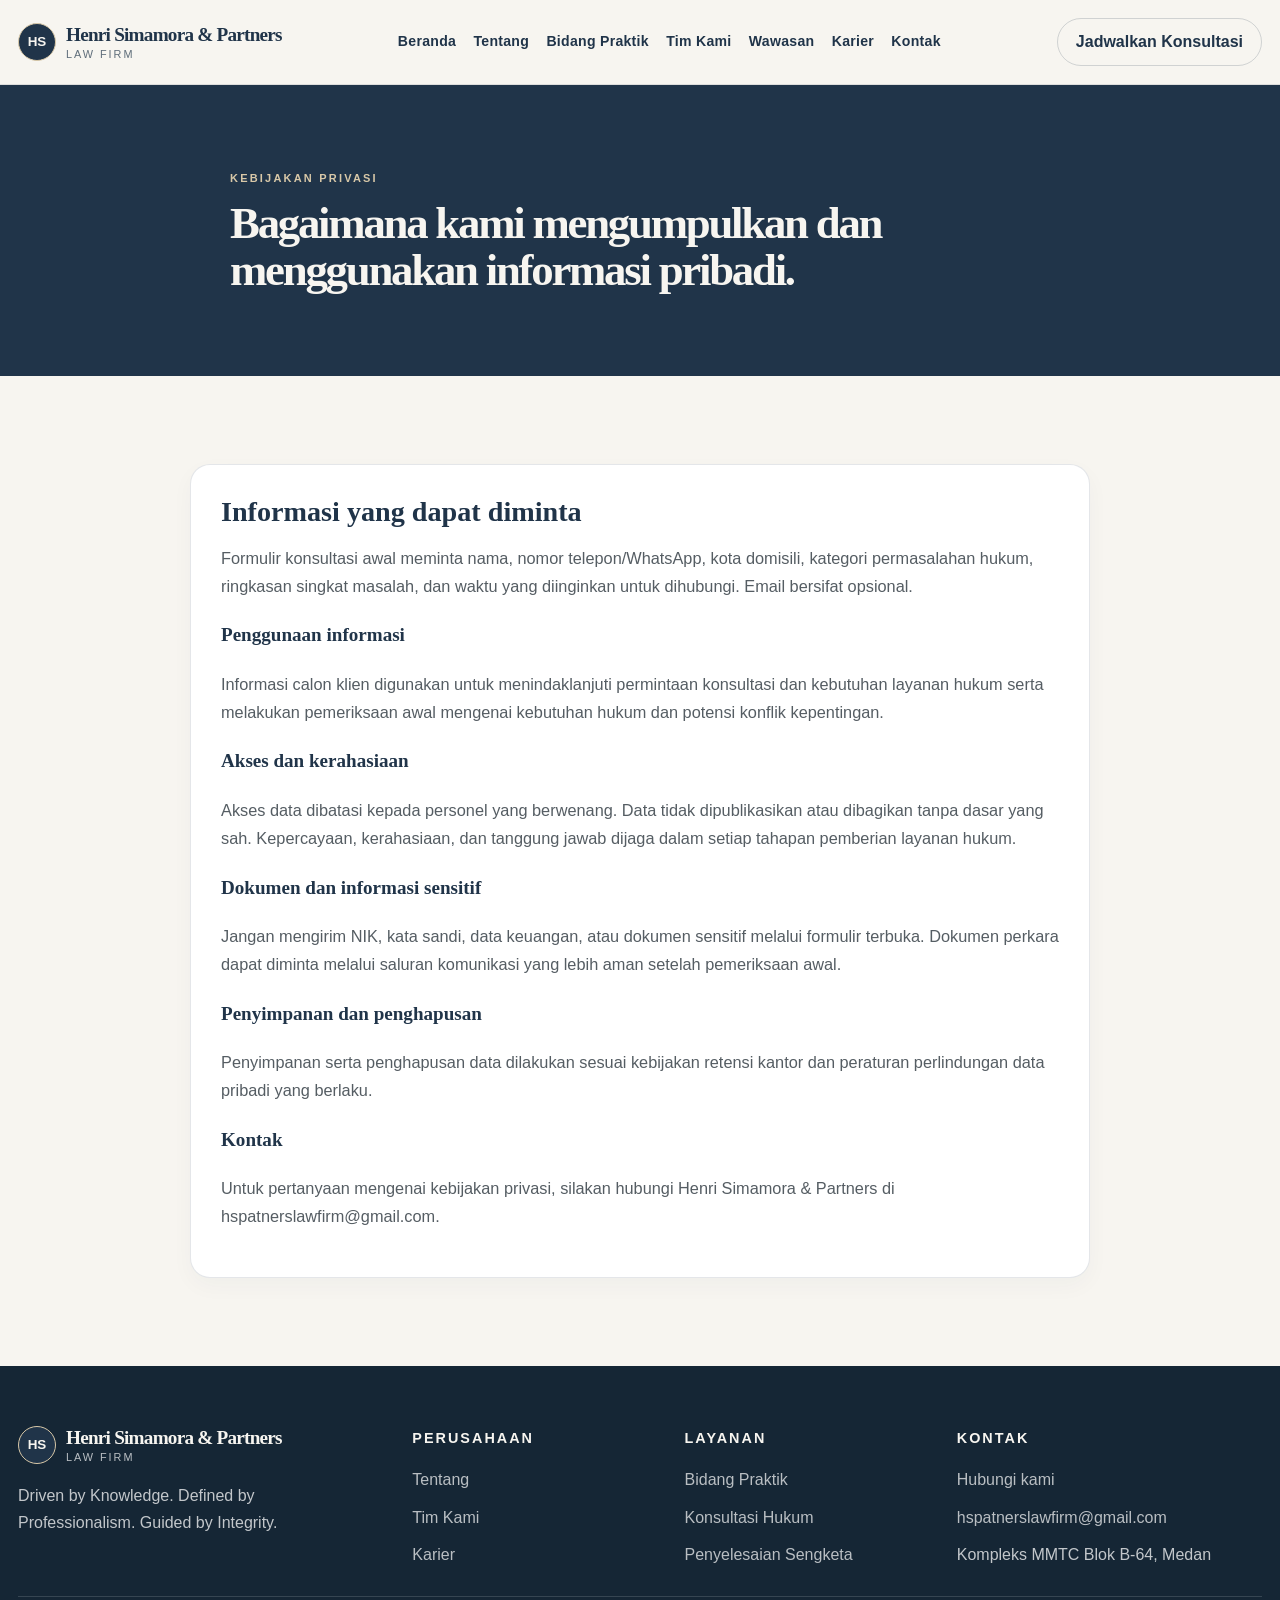
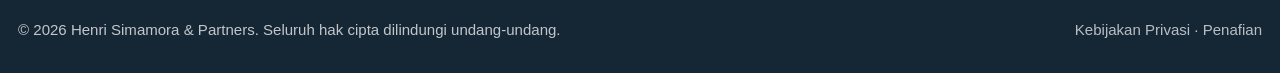
<file: pages/privacy-policy.html>
<!DOCTYPE html>
<html lang="id">
<head>
  <meta charset="UTF-8">
  <meta name="viewport" content="width=device-width, initial-scale=1.0">
  <title>Kebijakan Privasi | Henri Simamora &amp; Partners</title>
  <link rel="stylesheet" href="../assets/css/style.css">
  <link rel="stylesheet" href="../assets/css/components.css">
  <link rel="stylesheet" href="../assets/css/responsive.css">
</head>
<body>
  <header class="site-header">
    <div class="container header-inner">
      <a href="../index.html" class="brand" aria-label="Henri Simamora &amp; Partners home">
        <span class="brand-mark">HS</span>
        <span class="brand-text">
          <span class="brand-name">Henri Simamora &amp; Partners</span>
          <span class="brand-tag">Law Firm</span>
        </span>
      </a>

      <nav class="main-nav" aria-label="Navigasi utama">
        <a href="../index.html">Beranda</a>
        <a href="about.html">Tentang</a>
        <a href="practice-areas.html">Bidang Praktik</a>
        <a href="our-people.html">Tim Kami</a>
        <a href="insights.html">Wawasan</a>
        <a href="careers.html">Karier</a>
        <a href="contact.html">Kontak</a>
      </nav>

      <div class="header-actions">
        <a class="btn btn-secondary" href="contact.html">Jadwalkan Konsultasi</a>
        <button class="menu-toggle" type="button" aria-label="Buka navigasi" aria-expanded="false">☰</button>
      </div>
    </div>
  </header>

  <main>
    <section class="page-hero">
      <div class="container">
        <span class="eyebrow" style="color: var(--gold-soft);">Kebijakan privasi</span>
        <h1>Bagaimana kami mengumpulkan dan menggunakan informasi pribadi.</h1>
      </div>
    </section>

    <section class="section">
      <div class="container policy-content">
        <div class="content-panel scroll-reveal">
          <h2>Informasi yang dapat diminta</h2>
          <p>Formulir konsultasi awal meminta nama, nomor telepon/WhatsApp, kota domisili, kategori permasalahan hukum, ringkasan singkat masalah, dan waktu yang diinginkan untuk dihubungi. Email bersifat opsional.</p>

          <h3>Penggunaan informasi</h3>
          <p>Informasi calon klien digunakan untuk menindaklanjuti permintaan konsultasi dan kebutuhan layanan hukum serta melakukan pemeriksaan awal mengenai kebutuhan hukum dan potensi konflik kepentingan.</p>

          <h3>Akses dan kerahasiaan</h3>
          <p>Akses data dibatasi kepada personel yang berwenang. Data tidak dipublikasikan atau dibagikan tanpa dasar yang sah. Kepercayaan, kerahasiaan, dan tanggung jawab dijaga dalam setiap tahapan pemberian layanan hukum.</p>

          <h3>Dokumen dan informasi sensitif</h3>
          <p>Jangan mengirim NIK, kata sandi, data keuangan, atau dokumen sensitif melalui formulir terbuka. Dokumen perkara dapat diminta melalui saluran komunikasi yang lebih aman setelah pemeriksaan awal.</p>

          <h3>Penyimpanan dan penghapusan</h3>
          <p>Penyimpanan serta penghapusan data dilakukan sesuai kebijakan retensi kantor dan peraturan perlindungan data pribadi yang berlaku.</p>

          <h3>Kontak</h3>
          <p>Untuk pertanyaan mengenai kebijakan privasi, silakan hubungi Henri Simamora &amp; Partners di <a href="mailto:hspatnerslawfirm@gmail.com">hspatnerslawfirm@gmail.com</a>.</p>
        </div>
      </div>
    </section>
  </main>

  <footer class="footer">
    <div class="container">
      <div class="footer-grid">
        <div class="footer-brand">
          <a href="../index.html" class="brand" aria-label="Henri Simamora &amp; Partners home">
            <span class="brand-mark">HS</span>
            <span class="brand-text">
              <span class="brand-name" style="color: var(--white);">Henri Simamora &amp; Partners</span>
              <span class="brand-tag" style="color: rgba(255,255,255,0.7);">Law Firm</span>
            </span>
          </a>
          <p style="margin: 18px 0 0; max-width: 260px; color: rgba(255,255,255,0.74);">Driven by Knowledge. Defined by Professionalism. Guided by Integrity.</p>
        </div>

        <div>
          <h4>Perusahaan</h4>
          <ul>
            <li><a href="about.html">Tentang</a></li>
            <li><a href="our-people.html">Tim Kami</a></li>
            <li><a href="careers.html">Karier</a></li>
          </ul>
        </div>

        <div>
          <h4>Layanan</h4>
          <ul>
            <li><a href="practice-areas.html">Bidang Praktik</a></li>
            <li><a href="practice-detail.html">Konsultasi Hukum</a></li>
            <li><a href="practice-detail.html">Penyelesaian Sengketa</a></li>
          </ul>
        </div>

        <div>
          <h4>Kontak</h4>
          <ul>
            <li><a href="contact.html">Hubungi kami</a></li>
            <li><a href="mailto:hspatnerslawfirm@gmail.com">hspatnerslawfirm@gmail.com</a></li>
            <li><span>Kompleks MMTC Blok B-64, Medan</span></li>
          </ul>
        </div>
      </div>

      <div class="footer-bottom">
        <span>© <span data-current-year></span> Henri Simamora &amp; Partners. Seluruh hak cipta dilindungi undang-undang.</span>
        <div>
          <a href="privacy-policy.html">Kebijakan Privasi</a>
          <span> · </span>
          <a href="disclaimer.html">Penafian</a>
        </div>
      </div>
    </div>
  </footer>

  <script src="../assets/js/main.js"></script>
  <script src="../assets/js/navigation.js"></script>
  <script src="../assets/js/interactions.js"></script>
  <script src="../assets/js/forms.js"></script>
</body>
</html>
</file>
<file: assets/css/style.css>
:root {
  --navy: #203449;
  --navy-deep: #152635;
  --charcoal: #282d32;
  --gold: #806747;
  --gold-soft: #d8c8a8;
  --white: #f7f5f0;
  --mist: #eceff1;
  --stone: #c8c3b9;
  --text: #2a343c;
  --line: rgba(32, 52, 73, 0.12);
  --shadow: 0 16px 36px rgba(21, 38, 53, 0.07);
  --radius: 20px;
  --container: 1320px;
}

* { box-sizing: border-box; }

html {
  scroll-behavior: smooth;
}

body {
  margin: 0;
  background: var(--white);
  color: var(--text);
  font-family: "Segoe UI", sans-serif;
  line-height: 1.7;
}

a {
  color: inherit;
  text-decoration: none;
}

img {
  max-width: 100%;
  display: block;
}

button, input, textarea, select {
  font: inherit;
}

.container {
  width: min(var(--container), calc(100% - 36px));
  margin: 0 auto;
}

.section {
  padding: 88px 0;
}

.eyebrow {
  display: inline-block;
  color: var(--gold);
  letter-spacing: 0.2em;
  text-transform: uppercase;
  font-size: 11px;
  font-weight: 700;
  margin-bottom: 12px;
}

.section-header {
  max-width: 700px;
  margin-bottom: 40px;
}

.section-header h2 {
  margin: 0 0 18px;
  font-family: Georgia, "Times New Roman", serif;
  color: var(--navy);
  font-size: clamp(2.1rem, 4vw, 3.25rem);
  line-height: 1.1;
  letter-spacing: -0.04em;
}

.section-header p {
  margin: 0;
  color: rgba(42, 52, 60, 0.78);
  font-size: 1.05rem;
}

.btn {
  display: inline-flex;
  align-items: center;
  justify-content: center;
  gap: 10px;
  min-height: 48px;
  padding: 0 22px;
  border-radius: 999px;
  font-weight: 700;
  border: 1px solid transparent;
  transition: 0.25s ease;
  cursor: pointer;
}

.btn-primary {
  background: var(--navy);
  color: var(--white);
  border-color: var(--navy);
}

.btn-primary:hover {
  background: var(--navy-deep);
  border-color: var(--navy-deep);
  transform: translateY(-1px);
}

.btn-secondary {
  background: transparent;
  border-color: rgba(32, 52, 73, 0.18);
  color: var(--navy);
}

.btn-secondary:hover {
  border-color: var(--navy);
  background: rgba(32, 52, 73, 0.03);
}

.btn-ghost {
  background: transparent;
  color: var(--navy);
  border-color: rgba(32, 52, 73, 0.2);
}

.site-header {
  position: sticky;
  top: 0;
  z-index: 30;
  background: var(--white);
  border-bottom: 1px solid var(--line);
}

.header-inner {
  display: flex;
  align-items: center;
  justify-content: space-between;
  gap: 24px;
  min-height: 84px;
  position: relative;
}

.brand {
  display: flex;
  align-items: center;
  gap: 10px;
  flex: 0 0 auto;
}

.brand-mark {
  width: 38px;
  height: 38px;
  border-radius: 50%;
  background: var(--navy);
  border: 1px solid var(--gold-soft);
  color: var(--white);
  display: grid;
  place-items: center;
  font-size: 0.84rem;
  font-weight: 800;
}

.brand-text {
  display: flex;
  flex-direction: column;
  line-height: 1;
}

.brand-name {
  font-family: Georgia, "Times New Roman", serif;
  font-size: clamp(1.2rem, 1.35vw, 1.42rem);
  font-weight: 700;
  color: var(--navy);
  letter-spacing: -0.04em;
  line-height: 1.04;
  max-width: 250px;
}

.brand-tag {
  font-size: 0.68rem;
  text-transform: uppercase;
  letter-spacing: 0.18em;
  color: rgba(32, 52, 73, 0.7);
  margin-top: 4px;
}

.main-nav {
  display: flex;
  align-items: center;
  justify-content: center;
  flex: 1 1 auto;
  min-width: 0;
  gap: clamp(12px, 1.35vw, 20px);
}

.main-nav a {
  position: relative;
  color: var(--navy);
  flex: 0 0 auto;
  white-space: nowrap;
  font-size: 0.88rem;
  font-weight: 600;
  letter-spacing: 0.02em;
}

.main-nav a::after {
  content: "";
  position: absolute;
  left: 0;
  bottom: -8px;
  width: 100%;
  height: 2px;
  background: var(--gold);
  transform: scaleX(0);
  transform-origin: left;
  transition: transform 0.25s ease;
}

.main-nav a:hover::after,
.main-nav a.active::after {
  transform: scaleX(1);
}

.header-actions {
  display: flex;
  align-items: center;
  flex: 0 0 auto;
  gap: 10px;
}

.header-actions .btn {
  white-space: nowrap;
  padding-inline: 18px;
}

.menu-toggle {
  display: none;
  width: 48px;
  height: 48px;
  border: 1px solid rgba(32, 52, 73, 0.12);
  border-radius: 50%;
  background: transparent;
  color: var(--navy);
  font-size: 1.4rem;
  cursor: pointer;
}

.hero {
  position: relative;
  min-height: 650px;
  display: grid;
  align-items: center;
  background: linear-gradient(90deg, rgba(21, 38, 53, 0.9) 0%, rgba(21, 38, 53, 0.76) 52%, rgba(21, 38, 53, 0.56) 100%),
    url("https://images.unsplash.com/photo-1522202176988-66273c2fd55f?auto=format&fit=crop&w=1600&q=80") center/cover no-repeat;
}

.hero .container {
  display: grid;
  grid-template-columns: minmax(0, 1.15fr) minmax(320px, 0.75fr);
  gap: clamp(32px, 5vw, 72px);
  align-items: center;
}

.hero-copy {
  padding: 76px 0 84px;
  max-width: 760px;
}

.hero-copy .eyebrow {
  color: var(--gold-soft);
}

.hero-copy h1 {
  margin: 0;
  color: var(--white);
  font-family: Georgia, "Times New Roman", serif;
  font-size: clamp(3rem, 4.25vw, 4.65rem);
  line-height: 1.02;
  letter-spacing: -0.05em;
  max-width: 15ch;
}

.hero-copy p {
  margin: 22px 0 28px;
  color: rgba(255,255,255,0.75);
  max-width: 580px;
  font-size: 1.02rem;
}

.hero-actions {
  display: flex;
  flex-wrap: wrap;
  gap: 16px;
  align-items: center;
}

.hero .btn-primary {
  background: var(--gold-soft);
  color: var(--navy);
  border-color: var(--gold-soft);
  box-shadow: none;
}

.hero .btn-primary:hover {
  background: #e4d7bf;
  border-color: #e4d7bf;
}

.hero .btn-secondary {
  background: rgba(255,255,255,0.08);
  color: var(--white);
  border-color: rgba(255,255,255,0.2);
  backdrop-filter: blur(4px);
}

.hero-panel {
  margin-left: auto;
  width: min(100%, 380px);
  background: rgba(247, 245, 240, 0.96);
  border: 1px solid rgba(255,255,255,0.2);
  border-radius: 22px;
  padding: 24px;
  box-shadow: var(--shadow);
}

.hero-panel h3 {
  margin: 0 0 18px;
  color: var(--navy);
  font-size: 1.5rem;
  font-family: Georgia, "Times New Roman", serif;
}

.panel-list {
  display: grid;
  gap: 6px;
  margin: 0;
  padding: 0;
  list-style: none;
}

.panel-list li {
  display: flex;
  justify-content: space-between;
  gap: 14px;
  align-items: center;
  padding: 12px 0;
  border-bottom: 1px solid var(--line);
  color: var(--navy);
}

.panel-list li:last-child {
  border-bottom: 0;
}

.panel-list strong {
  font-weight: 700;
}

.panel-list span {
  color: rgba(32, 52, 73, 0.65);
  font-size: 0.94rem;
}

.stats {
  margin-top: -34px;
  position: relative;
  z-index: 2;
}

.stats-grid {
  display: grid;
  grid-template-columns: repeat(2, minmax(0, 1fr));
  background: #fff;
  border: 1px solid var(--line);
  border-radius: 20px;
  box-shadow: var(--shadow);
  overflow: hidden;
}

.stat-item {
  padding: 24px;
  border-right: 1px solid var(--line);
  text-align: center;
}

.stat-item:last-child {
  border-right: 0;
}

.stat-number {
  display: block;
  font-size: clamp(2rem, 2vw, 2.6rem);
  font-weight: 800;
  color: var(--navy);
  line-height: 1;
  margin-bottom: 8px;
}

.stat-label {
  color: rgba(32, 52, 73, 0.72);
  font-size: 0.94rem;
}

.grid-3,
.grid-2,
.grid-4 {
  display: grid;
  gap: 22px;
}

.grid-3 {
  grid-template-columns: repeat(3, minmax(0, 1fr));
}

.grid-2 {
  grid-template-columns: repeat(2, minmax(0, 1fr));
}

.grid-4 {
  grid-template-columns: repeat(4, minmax(0, 1fr));
}

.card {
  background: #fff;
  border: 1px solid var(--line);
  border-radius: var(--radius);
  box-shadow: 0 8px 22px rgba(32,52,73,0.035);
}

.feature-card,
.practice-card,
.insight-card,
.person-card,
.value-card {
  padding: 24px;
}

.feature-card {
  position: relative;
  overflow: hidden;
}

.card-icon {
  width: 52px;
  height: 52px;
  border-radius: 14px;
  background: rgba(128,103,71,0.12);
  display: grid;
  place-items: center;
  margin-bottom: 18px;
  color: var(--navy);
  font-weight: 800;
}

.card h3,
.practice-card h3,
.insight-card h3,
.person-card h3,
.value-card h3 {
  margin: 0 0 12px;
  color: var(--navy);
  font-size: 1.3rem;
  font-family: Georgia, "Times New Roman", serif;
}

.card p,
.practice-card p,
.insight-card p,
.person-card p,
.value-card p {
  margin: 0;
  color: rgba(42,52,60,0.72);
}

.link-arrow {
  display: inline-flex;
  align-items: center;
  gap: 10px;
  margin-top: 18px;
  font-weight: 700;
  color: var(--navy);
}

.link-arrow::after {
  content: "→";
  transition: transform 0.2s ease;
}

.link-arrow:hover::after {
  transform: translateX(4px);
}

.about-layout {
  display: grid;
  grid-template-columns: minmax(0, 1.05fr) minmax(0, 0.95fr);
  gap: clamp(36px, 5vw, 72px);
  align-items: center;
}

.about-image {
  position: relative;
  min-height: 480px;
  border-radius: 24px;
  overflow: hidden;
  background: url("https://images.unsplash.com/photo-1556157382-97eda2d62296?auto=format&fit=crop&w=900&q=80") center/cover no-repeat;
  box-shadow: var(--shadow);
}

/* .about-image::before {
  content: "";
  position: absolute;
  inset: 30px auto auto 30px;
  width: 180px;
  height: 180px;
  border-radius: 26px;
  background: rgba(32, 52, 73, 0.6);
  backdrop-filter: blur(4px);
  display: grid;
  place-items: center;
} */

.about-image .quote {
  position: absolute;
  left: 28px;
  bottom: 28px;
  background: rgba(247,245,240,0.94);
  border-radius: 20px;
  padding: 18px 20px;
  max-width: 300px;
  box-shadow: var(--shadow);
}

.quote strong {
  display: block;
  color: var(--navy);
  font-size: 1.1rem;
  margin-bottom: 6px;
}

.about-copy p {
  margin: 0 0 18px;
  color: rgba(42,52,60,0.75);
  font-size: 1.04rem;
}

.about-copy h2 {
  margin: 0 0 18px;
  color: var(--navy);
  font-family: Georgia, "Times New Roman", serif;
  font-size: clamp(2rem, 3.2vw, 2.9rem);
  line-height: 1.08;
  letter-spacing: -0.04em;
}

.impact-list {
  display: grid;
  gap: 18px;
  margin-top: 22px;
}

.impact-item {
  display: flex;
  gap: 16px;
  align-items: flex-start;
  padding: 14px 16px;
  background: rgba(32,52,73,0.02);
  border: 1px solid var(--line);
  border-radius: 18px;
}

.impact-item .bullet {
  width: 12px;
  height: 12px;
  margin-top: 8px;
  border-radius: 50%;
  background: var(--gold);
  box-shadow: 0 0 0 5px rgba(128,103,71,0.18);
}

.practice-grid {
  display: grid;
  grid-template-columns: repeat(3, minmax(0, 1fr));
  gap: 22px;
}

.practice-card {
  min-height: 270px;
  display: flex;
  flex-direction: column;
}

.category-tag {
  margin-bottom: 18px;
  color: var(--gold);
  text-transform: uppercase;
  letter-spacing: 0.12em;
  font-size: 0.72rem;
  font-weight: 700;
}

.practice-card ul {
  list-style: none;
  padding: 0;
  margin: 18px 0 0;
  display: grid;
  gap: 10px;
  color: rgba(42,52,60,0.78);
}

.practice-card li::before {
  content: "•";
  color: var(--gold);
  margin-right: 8px;
}

.timeline {
  display: grid;
  gap: 22px;
}

.timeline-item {
  display: grid;
  grid-template-columns: 120px 1fr;
  gap: 22px;
  align-items: start;
  padding: 24px 0;
  border-bottom: 1px solid var(--line);
}

.timeline-item:last-child {
  border-bottom: 0;
}

.timeline-year {
  font-size: 1.2rem;
  font-weight: 800;
  color: var(--navy);
}

.timeline-copy h3 {
  margin: 0 0 8px;
  color: var(--navy);
  font-size: 1.25rem;
  font-family: Georgia, "Times New Roman", serif;
}

.timeline-copy p {
  margin: 0;
  color: rgba(42,52,60,0.75);
}

.insight-grid {
  display: grid;
  grid-template-columns: repeat(3, minmax(0, 1fr));
  gap: 22px;
}

.insight-card {
  padding: 26px;
}

.insight-content {
  padding: 0;
}

.insight-meta {
  display: inline-block;
  margin-bottom: 10px;
  font-size: 0.76rem;
  text-transform: uppercase;
  letter-spacing: 0.12em;
  color: var(--gold);
  font-weight: 700;
}

.insight-card h3 {
  font-size: 1.35rem;
}

.cta-band {
  background: var(--navy);
  color: var(--white);
  border-radius: 24px;
  padding: 36px 40px;
  display: flex;
  align-items: center;
  justify-content: space-between;
  gap: 24px;
}

.cta-band h3 {
  margin: 0 0 8px;
  color: var(--white);
  font-size: clamp(1.8rem, 2vw, 2.7rem);
  font-family: Georgia, "Times New Roman", serif;
}

.cta-band p {
  margin: 0;
  color: rgba(255,255,255,0.72);
}

.page-hero {
  padding: 78px 0 66px;
  background: var(--navy);
}

.page-hero .container {
  max-width: 820px;
}

.page-hero h1 {
  margin: 0 0 16px;
  color: var(--white);
  font-family: Georgia, "Times New Roman", serif;
  font-size: clamp(2.35rem, 3.5vw, 3.8rem);
  line-height: 1.05;
  letter-spacing: -0.05em;
}

.page-hero p {
  margin: 0;
  color: rgba(255,255,255,0.75);
  font-size: 1.05rem;
}

.content-panel {
  background: #fff;
  border: 1px solid var(--line);
  border-radius: 20px;
  padding: 30px;
  box-shadow: 0 8px 22px rgba(32, 52, 73, 0.035);
}

.content-panel h2 {
  margin: 0 0 14px;
  color: var(--navy);
  font-family: Georgia, "Times New Roman", serif;
  font-size: clamp(1.5rem, 2.2vw, 2rem);
  line-height: 1.2;
}

.people-grid {
  display: grid;
  grid-template-columns: repeat(3, minmax(0, 1fr));
  gap: 26px;
}

.person-card {
  overflow: hidden;
  padding: 0;
}

.person-photo {
  height: 300px;
  background-size: cover;
  background-position: center;
}

.person-info {
  padding: 24px 22px 26px;
}

.person-role {
  display: inline-block;
  margin-bottom: 10px;
  color: var(--gold);
  font-size: 0.72rem;
  text-transform: uppercase;
  letter-spacing: 0.12em;
  font-weight: 700;
}

.leadership-grid {
  display: grid;
  grid-template-columns: repeat(2, minmax(0, 1fr));
  gap: 32px;
}

.profile-layout {
  display: grid;
  grid-template-columns: 360px 1fr;
  gap: 32px;
  align-items: start;
}

.profile-card {
  background: #fff;
  border: 1px solid var(--line);
  border-radius: 26px;
  overflow: hidden;
  box-shadow: 0 12px 28px rgba(32,52,73,0.04);
}

.profile-photo {
  height: 420px;
  background-size: cover;
  background-position: center;
}

.profile-body {
  padding: 24px 22px 28px;
}

.profile-body h3 {
  margin: 0 0 10px;
  color: var(--navy);
  font-family: Georgia, "Times New Roman", serif;
  font-size: 2rem;
}

.profile-body .role {
  color: var(--gold);
  font-weight: 700;
  letter-spacing: 0.08em;
  text-transform: uppercase;
  font-size: 0.76rem;
}

.profile-body p {
  margin: 18px 0;
  color: rgba(42,52,60,0.75);
}

.credentials {
  display: grid;
  gap: 10px;
  margin-top: 20px;
  padding: 0;
  list-style: none;
}

.credentials li {
  padding: 12px 0;
  border-bottom: 1px solid var(--line);
  color: var(--navy);
}

.credentials li:last-child {
  border-bottom: 0;
}

.article-layout {
  display: grid;
  grid-template-columns: minmax(0, 1.35fr) minmax(260px, 0.65fr);
  gap: 24px;
}

.article-main {
  background: #fff;
  border: 1px solid var(--line);
  border-radius: 20px;
  overflow: hidden;
}

.article-hero {
  height: 300px;
  background-size: cover;
  background-position: center;
}

.article-body {
  padding: 30px;
}

.article-body h2 {
  margin: 0 0 16px;
  color: var(--navy);
  font-family: Georgia, "Times New Roman", serif;
  font-size: clamp(2rem, 3vw, 2.8rem);
  line-height: 1.15;
}

.article-body p {
  margin: 0 0 18px;
  color: rgba(42,52,60,0.76);
}

.article-body ol {
  display: grid;
  gap: 10px;
  margin: 0 0 24px;
  padding-left: 1.35rem;
  color: rgba(42,52,60,0.76);
}

.article-body li {
  padding-left: 4px;
}

.sidebar-card {
  background: #fff;
  border: 1px solid var(--line);
  border-radius: 20px;
  padding: 24px;
  box-shadow: 0 8px 22px rgba(32,52,73,0.035);
}

.sidebar-card h3 {
  margin: 0 0 18px;
  color: var(--navy);
  font-size: 1.3rem;
  font-family: Georgia, "Times New Roman", serif;
}

.related-list {
  list-style: none;
  padding: 0;
  margin: 0;
  display: grid;
  gap: 14px;
}

.related-list a {
  display: block;
  color: var(--navy);
  font-weight: 600;
  border-bottom: 1px solid var(--line);
  padding-bottom: 12px;
}

.related-list li:last-child a {
  border-bottom: 0;
  padding-bottom: 0;
}

.contact-layout {
  display: grid;
  grid-template-columns: minmax(280px, 0.85fr) minmax(0, 1.15fr);
  gap: 24px;
}

.contact-info {
  background: var(--navy-deep);
  color: var(--white);
  border-radius: 20px;
  padding: 28px;
}

.contact-info h3 {
  margin: 0 0 14px;
  font-size: 2rem;
  font-family: Georgia, "Times New Roman", serif;
}

.contact-list {
  list-style: none;
  margin: 26px 0 0;
  padding: 0;
  display: grid;
  gap: 16px;
}

.contact-list li {
  display: flex;
  gap: 12px;
  align-items: flex-start;
  color: rgba(255,255,255,0.78);
}

.form-grid {
  display: grid;
  grid-template-columns: repeat(2, minmax(0, 1fr));
  gap: 18px;
}

.field {
  display: grid;
  gap: 10px;
}

.field.full {
  grid-column: 1 / -1;
}

.field label {
  font-size: 0.86rem;
  font-weight: 700;
  color: var(--navy);
  letter-spacing: 0.04em;
  text-transform: uppercase;
}

.field input,
.field textarea,
.field select {
  width: 100%;
  border: 1px solid rgba(32,52,73,0.12);
  border-radius: 12px;
  background: #fff;
  padding: 14px 16px;
  color: var(--navy);
}

.field textarea {
  min-height: 136px;
  resize: vertical;
}

.field input:focus,
.field textarea:focus,
.field select:focus {
  outline: 3px solid rgba(128,103,71,0.24);
  border-color: var(--gold);
}

.careers-list {
  display: grid;
  grid-template-columns: repeat(3, minmax(0, 1fr));
  gap: 22px;
}

.job-card {
  display: flex;
  flex-direction: column;
  align-items: flex-start;
  padding: 24px;
  border: 1px solid var(--line);
  border-radius: 18px;
  background: #fff;
}

.job-card h3 {
  margin: 0 0 8px;
  font-family: Georgia, "Times New Roman", serif;
  color: var(--navy);
  font-size: 1.45rem;
}

.job-meta {
  display: flex;
  flex-wrap: wrap;
  gap: 18px;
  color: rgba(42,52,60,0.72);
  margin-bottom: 12px;
}

.job-card .link-arrow {
  margin-top: auto;
  padding-top: 16px;
}

.policy-content {
  max-width: 900px;
  font-size: 1.02rem;
  color: rgba(42,52,60,0.8);
}

.policy-content h2,
.policy-content h3 {
  color: var(--navy);
  font-family: Georgia, "Times New Roman", serif;
}

.footer {
  padding: 60px 0 30px;
  background: var(--navy-deep);
  color: rgba(255,255,255,0.74);
}

.footer-grid {
  display: grid;
  grid-template-columns: 1.2fr 0.8fr 0.8fr 1fr;
  gap: 28px;
  padding-bottom: 28px;
  border-bottom: 1px solid rgba(255,255,255,0.14);
}

.footer-brand .brand-name,
.footer-brand .brand-tag,
.footer-brand .brand-mark {
  color: var(--white);
}

.footer h4 {
  margin: 0 0 16px;
  color: var(--white);
  font-size: 0.9rem;
  text-transform: uppercase;
  letter-spacing: 0.14em;
}

.footer ul {
  list-style: none;
  margin: 0;
  padding: 0;
  display: grid;
  gap: 10px;
}

.footer a {
  color: rgba(255,255,255,0.7);
}

.footer-bottom {
  padding-top: 20px;
  display: flex;
  justify-content: space-between;
  gap: 18px;
  flex-wrap: wrap;
  font-size: 0.94rem;
}

@media (max-width: 1120px) {
  .main-nav {
    position: absolute;
    top: calc(100% + 8px);
    left: 0;
    right: 0;
    display: none;
    flex-direction: column;
    align-items: stretch;
    gap: 0;
    padding: 10px;
    background: rgba(247,245,240,0.98);
    border: 1px solid var(--line);
    border-radius: 18px;
    box-shadow: var(--shadow);
  }

  .main-nav.nav-open {
    display: flex;
  }

  .main-nav a {
    padding: 10px 12px;
  }

  .main-nav a::after {
    display: none;
  }

  .menu-toggle {
    display: inline-flex;
    align-items: center;
    justify-content: center;
  }

  .header-actions .btn {
    display: none;
  }
}

@media (max-width: 980px) {
  .hero .container,
  .about-layout,
  .article-layout,
  .contact-layout,
  .profile-layout {
    grid-template-columns: 1fr;
  }

  .hero {
    min-height: auto;
  }

  .hero-copy {
    padding: 70px 0 24px;
  }

  .stats-grid,
  .grid-3,
  .grid-4,
  .people-grid,
  .practice-grid,
  .insight-grid,
  .careers-list,
  .footer-grid,
  .leadership-grid {
    grid-template-columns: 1fr 1fr;
  }
}

@media (max-width: 640px) {
  .section {
    padding: 78px 0;
  }

  .stats-grid,
  .grid-3,
  .grid-4,
  .people-grid,
  .practice-grid,
  .insight-grid,
  .careers-list,
  .leadership-grid,
  .form-grid,
  .footer-grid {
    grid-template-columns: 1fr;
  }

  .cta-band {
    padding: 30px 24px;
    flex-direction: column;
    align-items: flex-start;
  }

  .hero-copy h1 {
    font-size: 2.8rem;
  }

  .timeline-item {
    grid-template-columns: 1fr;
    gap: 12px;
  }

  .brand-name {
    font-size: 1.2rem;
  }

  .brand-tag {
    letter-spacing: 0.12em;
  }

  .page-hero {
    padding: 64px 0 54px;
  }

  .page-hero h1 {
    font-size: clamp(2.15rem, 9vw, 3rem);
  }

  .content-panel,
  .article-body {
    padding: 22px;
  }

  .contact-info {
    padding: 24px;
  }

  .stat-item {
    padding: 18px;
  }
}

@media (prefers-reduced-motion: reduce) {
  html {
    scroll-behavior: auto;
  }

  *,
  *::before,
  *::after {
    transition-duration: 0.01ms !important;
    animation-duration: 0.01ms !important;
    animation-iteration-count: 1 !important;
  }
}
</file>
<file: assets/css/components.css>
.container-wide {
  width: min(1240px, calc(100% - 32px));
  margin: 0 auto;
}

.text-muted {
  color: rgba(42, 52, 60, 0.72);
}

.section-surface {
  background: rgba(255,255,255,0.5);
  border: 1px solid var(--line);
  border-radius: 28px;
}

.inline-kicker {
  display: inline-block;
  color: var(--gold);
  font-size: 0.72rem;
  font-weight: 700;
  letter-spacing: 0.16em;
  text-transform: uppercase;
}

.list-inline {
  display: flex;
  flex-wrap: wrap;
  gap: 14px;
  padding: 0;
  margin: 0;
  list-style: none;
}

.muted-link {
  color: rgba(42, 52, 60, 0.72);
}

.no-border {
  border: 0;
}

.is-hidden {
  display: none !important;
}

.scroll-reveal {
  opacity: 0;
  transform: translateY(22px);
  transition: opacity 0.6s ease, transform 0.6s ease;
}

.scroll-reveal.visible {
  opacity: 1;
  transform: translateY(0);
}

.text-center {
  text-align: center;
}
</file>
<file: assets/css/responsive.css>
@media (max-width: 1100px) {
  .main-nav {
    gap: 0;
  }

  .hero-copy h1 {
    font-size: clamp(2.8rem, 5.4vw, 4.2rem);
  }
}

@media (max-width: 840px) {
  .header-inner {
    min-height: 76px;
  }

  .brand-mark {
    width: 32px;
    height: 32px;
    font-size: 0.72rem;
  }

  .brand-name {
    font-size: 1.2rem;
  }

  .main-nav {
    display: none;
  }

  .header-actions .btn-secondary {
    display: none;
  }

  .hero {
    min-height: auto;
  }

  .hero .container {
    grid-template-columns: 1fr;
    gap: 24px;
  }

  .hero-copy {
    padding: 72px 0 12px;
  }

  .hero-copy h1 {
    max-width: 14ch;
  }

  .hero-copy p {
    max-width: 100%;
    font-size: 1rem;
  }

  .hero-panel {
    width: 100%;
    margin: 0 0 40px;
  }

  .stats-grid {
    grid-template-columns: repeat(2, minmax(0, 1fr));
  }

  .about-image {
    min-height: 380px;
  }

  .footer-grid {
    gap: 24px;
  }
}

@media (max-width: 540px) {
  .container {
    width: min(var(--container), calc(100% - 26px));
  }

  .header-inner {
    gap: 12px;
  }

  .brand {
    gap: 8px;
  }

  .brand-name {
    max-width: 178px;
    font-size: 1.05rem;
  }

  .btn {
    width: 100%;
  }

  .hero-actions {
    flex-direction: column;
    align-items: stretch;
  }

  .hero-copy h1 {
    font-size: clamp(2.4rem, 10vw, 3.3rem);
    max-width: 100%;
  }

  .hero-copy {
    padding-top: 52px;
  }

  .stats-grid {
    grid-template-columns: 1fr;
  }

  .stat-item {
    border-right: 0;
    border-bottom: 1px solid var(--line);
  }

  .page-hero {
    padding-top: 64px;
  }

  .about-image {
    min-height: 320px;
  }

  .about-image .quote {
    left: 18px;
    right: 18px;
    bottom: 18px;
    max-width: none;
  }

  .timeline-item {
    grid-template-columns: 1fr;
  }
}
</file>
